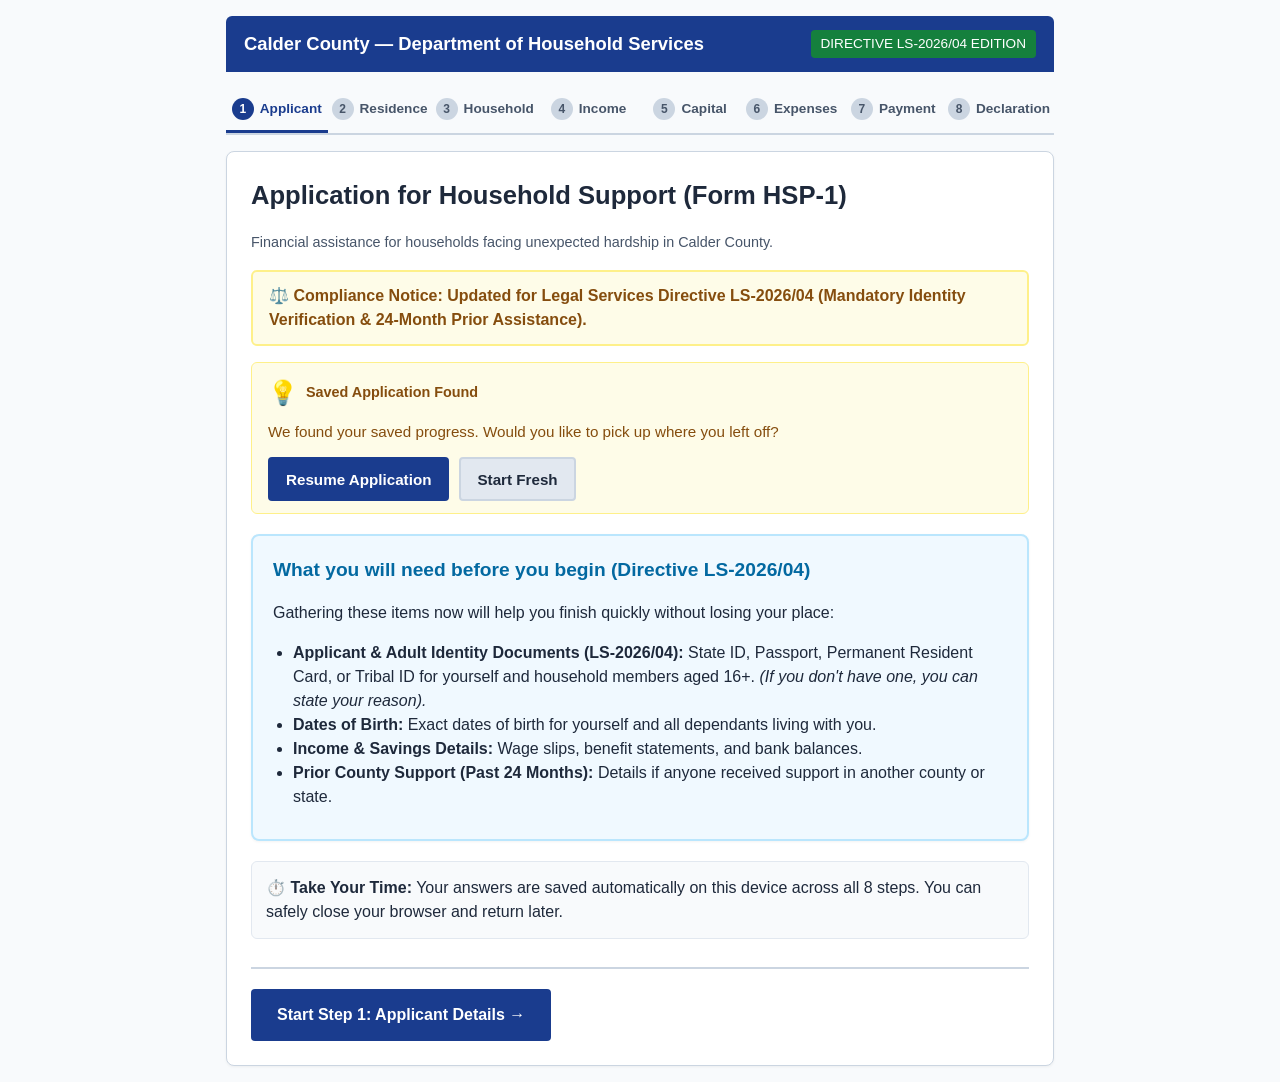
<file: index.html>
<!DOCTYPE html>
<html lang="en">
<head>
  <meta charset="utf-8">
  <meta name="viewport" content="width=device-width, initial-scale=1.0">
  <title>Application for Household Support | Form HSP-1 (Directive LS-2026/04 Edition)</title>
  <style>

:root {
  --primary-color: #1a3c8e;
  --primary-hover: #122b68;
  --primary-light: #eef3fc;
  --text-main: #1e293b;
  --text-muted: #475569;
  --bg-page: #f8fafc;
  --bg-card: #ffffff;
  --border-color: #cbd5e1;
  --border-focus: #0284c7;
  --error-red: #b91c1c;
  --error-red-bg: #fef2f2;
  --error-red-border: #f87171;
  --success-green: #15803d;
  --warning-yellow: #854d0e;
  --warning-bg: #fefce8;
  --warning-border: #fef08a;
  --min-touch-target: 44px;
}

*, *::before, *::after { box-sizing: border-box; }

body {
  font-family: -apple-system, BlinkMacSystemFont, "Segoe UI", Roboto, sans-serif;
  font-size: 16px;
  line-height: 1.5;
  color: var(--text-main);
  background: var(--bg-page);
  margin: 0;
  padding: 0;
}

:focus-visible {
  outline: 3px solid #000000 !important;
  outline-offset: 2px !important;
  box-shadow: 0 0 0 5px #ffdd00 !important;
}

.skip-link {
  position: absolute;
  top: -100px;
  left: 10px;
  background: #ffdd00;
  color: #000000;
  padding: 10px 16px;
  font-weight: bold;
  z-index: 9999;
  text-decoration: none;
  border-radius: 4px;
}
.skip-link:focus { top: 10px; }

.wrap { max-width: 860px; margin: 0 auto; padding: 16px; }

.hdr {
  background: var(--primary-color);
  color: #ffffff;
  padding: 14px 18px;
  border-radius: 6px 6px 0 0;
  display: flex;
  justify-content: space-between;
  align-items: center;
}
.hdr-title { font-size: 1.15rem; font-weight: bold; }
.hdr-badge { background: rgba(255,255,255,0.2); padding: 4px 10px; border-radius: 4px; font-size: 0.85rem; }

.progress-nav { margin: 16px 0; border-bottom: 2px solid var(--border-color); }
.progress-steps { display: flex; list-style: none; padding: 0; margin: 0; overflow-x: auto; }
.step-item { flex: 1; display: flex; align-items: center; justify-content: center; gap: 6px; padding: 10px 4px; font-size: 0.85rem; font-weight: bold; color: var(--text-muted); text-decoration: none; border-bottom: 3px solid transparent; white-space: nowrap; }
.step-item:hover, .step-item.active { color: var(--primary-color); border-bottom-color: var(--primary-color); }
.step-number { width: 22px; height: 22px; border-radius: 50%; background: #cbd5e1; color: #475569; display: inline-flex; align-items: center; justify-content: center; font-size: 0.75rem; }
.step-item.active .step-number { background: var(--primary-color); color: #ffffff; }

.save-banner {
  background-color: #eff6ff;
  border: 1px solid #bfdbfe;
  color: #1e40af;
  padding: 12px 16px;
  border-radius: 6px;
  margin: 16px 0;
  font-size: 0.9rem;
  display: flex;
  justify-content: space-between;
  align-items: center;
}

.error-summary {
  background-color: var(--error-red-bg);
  border: 4px solid var(--error-red-border);
  border-left-width: 8px;
  padding: 18px;
  border-radius: 6px;
  margin-bottom: 24px;
}
.error-summary-title { color: var(--error-red); font-size: 1.2rem; margin: 0 0 8px 0; }
.error-summary-list { margin: 0; padding-left: 20px; }
.error-summary-list a { color: var(--error-red); font-weight: bold; text-decoration: underline; }

.card {
  background: var(--bg-card);
  border: 1px solid var(--border-color);
  border-radius: 8px;
  padding: 24px;
  box-shadow: 0 1px 3px rgba(0,0,0,0.05);
}

h1 { font-size: 1.6rem; margin-top: 0; }
.hint { color: var(--text-muted); font-size: 0.9rem; margin-bottom: 16px; display: block; }
.req-star { color: var(--error-red); font-weight: bold; }
.label-optional { font-size: 0.85rem; color: var(--text-muted); font-weight: normal; }

.form-group { margin-bottom: 22px; }
.form-row { display: flex; gap: 16px; flex-wrap: wrap; }
.col-6 { flex: 1 1 calc(50% - 8px); min-width: 260px; }

label { display: block; font-weight: 600; margin-bottom: 6px; }

.form-control {
  width: 100%;
  min-height: var(--min-touch-target);
  padding: 10px 12px;
  font-size: 1rem;
  border: 2px solid var(--border-color);
  border-radius: 4px;
}
.form-control.has-error { border-color: var(--error-red); background-color: #fff8f8; }

.currency-wrapper { position: relative; display: flex; align-items: center; }
.currency-symbol { position: absolute; left: 12px; font-weight: bold; color: var(--text-muted); }
.currency-input { padding-left: 28px !important; }

.field-error { color: var(--error-red); font-weight: bold; font-size: 0.875rem; margin-top: 4px; display: block; }

fieldset {
  border: 1px solid var(--border-color);
  padding: 16px;
  border-radius: 6px;
  background: #fafafa;
  margin-bottom: 22px;
}
legend { font-weight: bold; padding: 0 6px; font-size: 1.05rem; }

.supervisor-badge {
  background-color: var(--warning-bg);
  border: 2px solid var(--warning-border);
  color: var(--warning-yellow);
  padding: 10px 14px;
  border-radius: 6px;
  font-size: 0.88rem;
  font-weight: 600;
  margin-top: 10px;
}

.radio-group, .checkbox-group { display: flex; flex-direction: column; gap: 10px; margin-top: 10px; }
.radio-label, .checkbox-label {
  display: flex;
  align-items: center;
  gap: 10px;
  background: #ffffff;
  padding: 10px 12px;
  border: 1px solid var(--border-color);
  border-radius: 4px;
  min-height: var(--min-touch-target);
  cursor: pointer;
}
.radio-label input, .checkbox-label input { width: 20px; height: 20px; accent-color: var(--primary-color); }

.nav-actions {
  display: flex;
  justify-content: space-between;
  align-items: center;
  margin-top: 28px;
  padding-top: 20px;
  border-top: 2px solid var(--border-color);
  gap: 12px;
  flex-wrap: wrap;
}

.btn {
  display: inline-flex;
  align-items: center;
  justify-content: center;
  min-height: var(--min-touch-target);
  padding: 12px 24px;
  font-size: 1rem;
  font-weight: bold;
  border-radius: 4px;
  border: 2px solid transparent;
  cursor: pointer;
  text-decoration: none;
}
.btn-primary { background: var(--primary-color); color: #ffffff; }
.btn-primary:hover { background: var(--primary-hover); }
.btn-secondary { background: #e2e8f0; color: var(--text-main); border-color: #cbd5e1; }
.btn-outline { background: transparent; border-color: var(--primary-color); color: var(--primary-color); }
.btn-submit { background: var(--success-green); color: #ffffff; }

@media (max-width: 600px) {
  .col-6 { flex: 1 1 100%; }
  .nav-actions { flex-direction: column; align-items: stretch; }
}

</style>
</head>
<body>
  <a href="#main-content" class="skip-link">Skip to main content</a>
  <div class="wrap">
    <header class="hdr" role="banner">
      <div class="hdr-title">Calder County — Department of Household Services</div>
      <div class="hdr-badge" style="background:#15803d;">DIRECTIVE LS-2026/04 EDITION</div>
    </header>

    <!-- Day 2 All 8 Steps Navigation Bar -->
    <nav class="progress-nav" aria-label="Application Steps">
      <div class="progress-steps">
        <a href="page-1.html" class="step-item active"><span class="step-number">1</span> Applicant</a>
        <a href="page-2.html" class="step-item"><span class="step-number">2</span> Residence</a>
        <a href="page-3.html" class="step-item"><span class="step-number">3</span> Household</a>
        <a href="page-4.html" class="step-item"><span class="step-number">4</span> Income</a>
        <a href="page-5.html" class="step-item"><span class="step-number">5</span> Capital</a>
        <a href="page-6.html" class="step-item"><span class="step-number">6</span> Expenses</a>
        <a href="page-7.html" class="step-item"><span class="step-number">7</span> Payment</a>
        <a href="page-8.html" class="step-item"><span class="step-number">8</span> Declaration</a>
      </div>
    </nav>

    <main id="main-content" tabindex="-1" role="main">
      <div class="card">
        <h1>Application for Household Support (Form HSP-1)</h1>
        <p class="hint">Financial assistance for households facing unexpected hardship in Calder County.</p>

        <div style="background:#fefce8; border:2px solid #fef08a; color:#854d0e; padding:12px 16px; border-radius:6px; margin-bottom:16px; font-weight:bold;">
          ⚖️ Compliance Notice: Updated for Legal Services Directive LS-2026/04 (Mandatory Identity Verification & 24-Month Prior Assistance).
        </div>

        <div id="resume-prompt" class="save-banner" style="background:#fefce8; border-color:#fef08a; color:#854d0e; flex-direction:column; align-items:flex-start; gap:10px;" hidden>
          <div style="display:flex; align-items:center; gap:8px;">
            <span style="font-size:1.5rem;" aria-hidden="true">💡</span>
            <strong>Saved Application Found</strong>
          </div>
          <p style="margin:0; font-size:0.95rem;">We found your saved progress. Would you like to pick up where you left off?</p>
          <div style="display:flex; gap:10px; margin-top:4px;">
            <button type="button" id="btn-resume" class="btn btn-primary" style="padding:8px 16px; font-size:0.95rem;">Resume Application</button>
            <button type="button" id="btn-clear" class="btn btn-secondary" style="padding:8px 16px; font-size:0.95rem;">Start Fresh</button>
          </div>
        </div>

        <div class="card" style="background:#f0f9ff; border:2px solid #bae6fd; margin:20px 0; padding:20px;">
          <h2 style="font-size:1.2rem; color:#0369a1; margin-top:0;">What you will need before you begin (Directive LS-2026/04)</h2>
          <p>Gathering these items now will help you finish quickly without losing your place:</p>
          <ul style="padding-left:20px; margin:10px 0;">
            <li><strong>Applicant & Adult Identity Documents (LS-2026/04):</strong> State ID, Passport, Permanent Resident Card, or Tribal ID for yourself and household members aged 16+. <em>(If you don't have one, you can state your reason).</em></li>
            <li><strong>Dates of Birth:</strong> Exact dates of birth for yourself and all dependants living with you.</li>
            <li><strong>Income & Savings Details:</strong> Wage slips, benefit statements, and bank balances.</li>
            <li><strong>Prior County Support (Past 24 Months):</strong> Details if anyone received support in another county or state.</li>
          </ul>
        </div>

        <div style="margin: 20px 0; padding: 14px; background: #f8fafc; border-radius: 6px; border: 1px solid #e2e8f0;">
          <strong>⏱️ Take Your Time:</strong> Your answers are saved automatically on this device across all 8 steps. You can safely close your browser and return later.
        </div>

        <div class="nav-actions">
          <a href="page-1.html" class="btn btn-primary">Start Step 1: Applicant Details →</a>
        </div>
      </div>
    </main>
  </div>

  <script src="storage.js"></script>
  <script>
    window.addEventListener('DOMContentLoaded', () => {
      const draft = HSPStorage.loadDraft();
      if (draft && draft.data && Object.keys(draft.data).length > 0) {
        document.getElementById('resume-prompt').hidden = false;
      }
    });
    document.getElementById('btn-resume')?.addEventListener('click', () => { window.location.href = 'page-1.html'; });
    document.getElementById('btn-clear')?.addEventListener('click', () => { HSPStorage.clearDraft(); document.getElementById('resume-prompt').hidden = true; });
  </script>
</body>
</html>
</file>
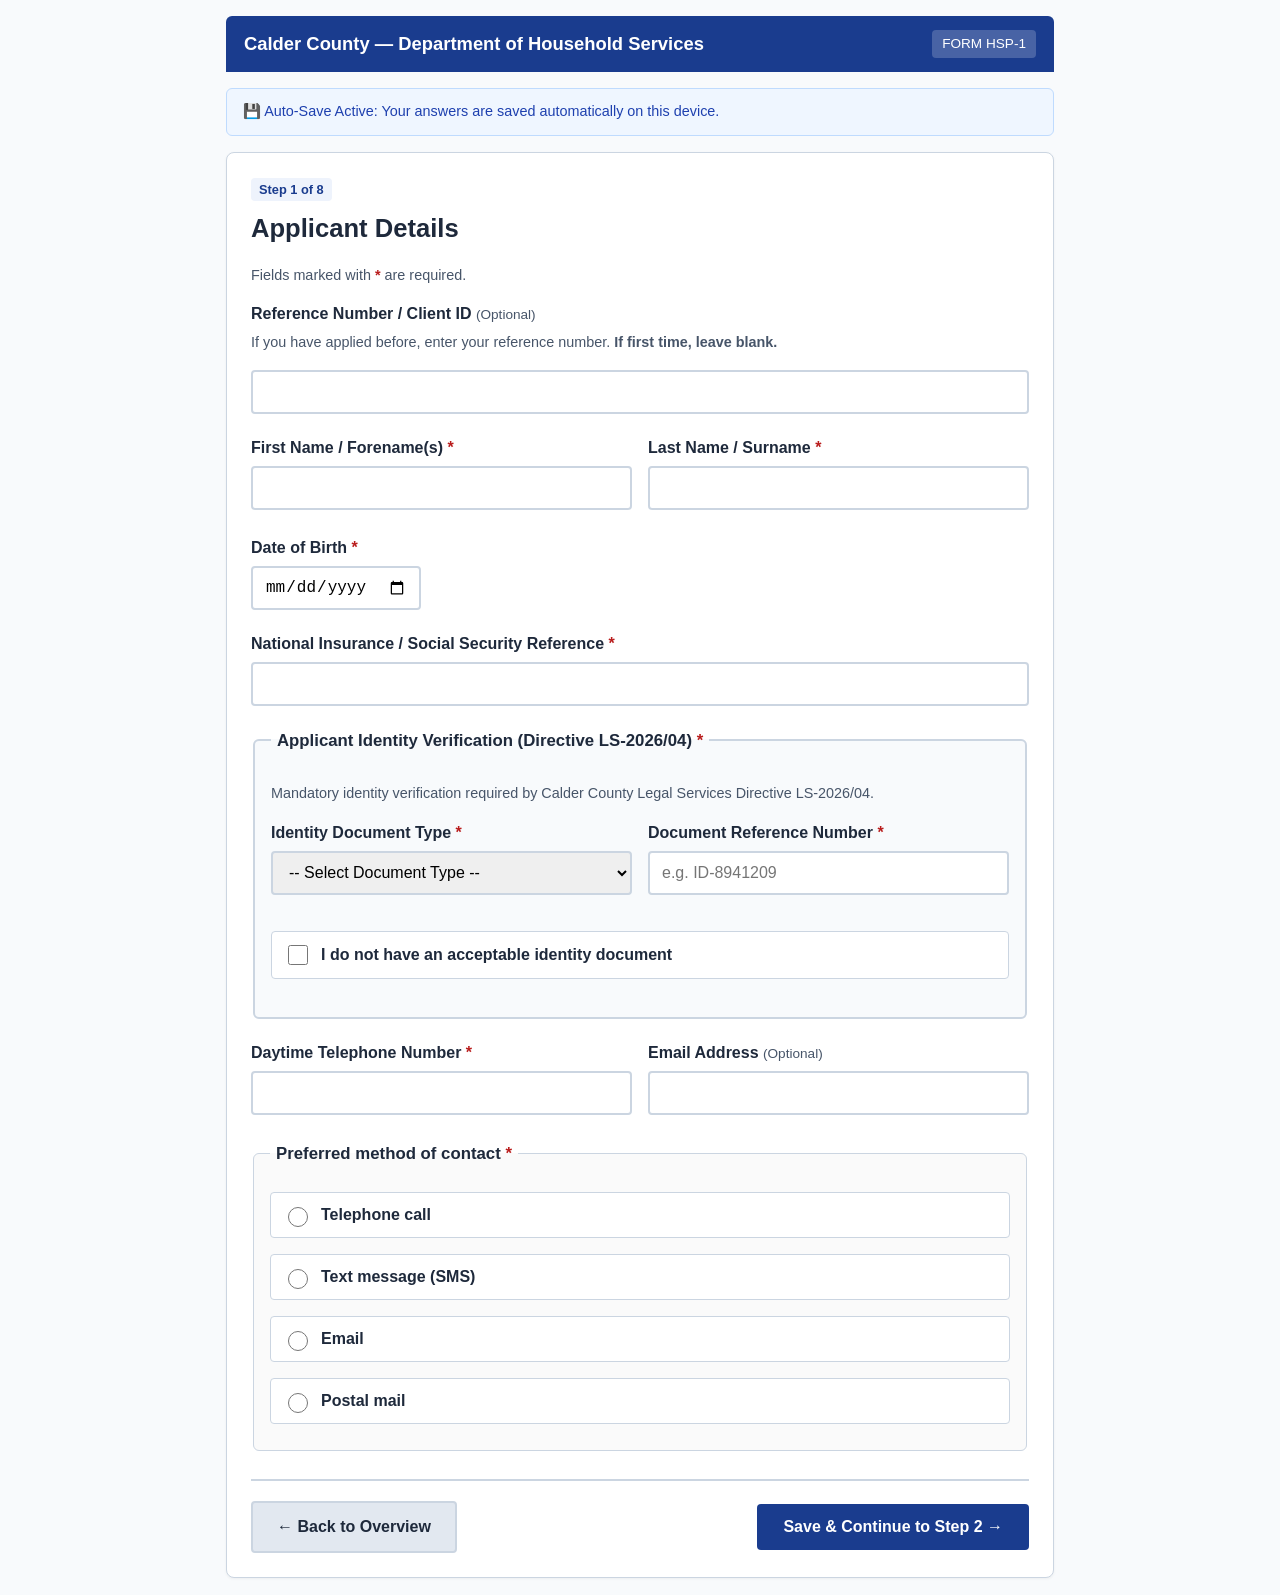
<file: page-1.html>
<!DOCTYPE html>
<html lang="en">
<head>
  <meta charset="utf-8">
  <meta name="viewport" content="width=device-width, initial-scale=1.0">
  <title>Step 1: Applicant Details | Form HSP-1 (LS-2026/04)</title>
  <style>

:root {
  --primary-color: #1a3c8e;
  --primary-hover: #122b68;
  --primary-light: #eef3fc;
  --text-main: #1e293b;
  --text-muted: #475569;
  --bg-page: #f8fafc;
  --bg-card: #ffffff;
  --border-color: #cbd5e1;
  --border-focus: #0284c7;
  --error-red: #b91c1c;
  --error-red-bg: #fef2f2;
  --error-red-border: #f87171;
  --success-green: #15803d;
  --warning-yellow: #854d0e;
  --warning-bg: #fefce8;
  --warning-border: #fef08a;
  --min-touch-target: 44px;
}

*, *::before, *::after { box-sizing: border-box; }

body {
  font-family: -apple-system, BlinkMacSystemFont, "Segoe UI", Roboto, sans-serif;
  font-size: 16px;
  line-height: 1.5;
  color: var(--text-main);
  background: var(--bg-page);
  margin: 0;
  padding: 0;
}

:focus-visible {
  outline: 3px solid #000000 !important;
  outline-offset: 2px !important;
  box-shadow: 0 0 0 5px #ffdd00 !important;
}

.skip-link {
  position: absolute;
  top: -100px;
  left: 10px;
  background: #ffdd00;
  color: #000000;
  padding: 10px 16px;
  font-weight: bold;
  z-index: 9999;
  text-decoration: none;
  border-radius: 4px;
}
.skip-link:focus { top: 10px; }

.wrap { max-width: 860px; margin: 0 auto; padding: 16px; }

.hdr {
  background: var(--primary-color);
  color: #ffffff;
  padding: 14px 18px;
  border-radius: 6px 6px 0 0;
  display: flex;
  justify-content: space-between;
  align-items: center;
}
.hdr-title { font-size: 1.15rem; font-weight: bold; }
.hdr-badge { background: rgba(255,255,255,0.2); padding: 4px 10px; border-radius: 4px; font-size: 0.85rem; }

.progress-nav { margin: 16px 0; border-bottom: 2px solid var(--border-color); }
.progress-steps { display: flex; list-style: none; padding: 0; margin: 0; overflow-x: auto; }
.step-item { flex: 1; display: flex; align-items: center; justify-content: center; gap: 6px; padding: 10px 4px; font-size: 0.85rem; font-weight: bold; color: var(--text-muted); text-decoration: none; border-bottom: 3px solid transparent; white-space: nowrap; }
.step-item:hover, .step-item.active { color: var(--primary-color); border-bottom-color: var(--primary-color); }
.step-number { width: 22px; height: 22px; border-radius: 50%; background: #cbd5e1; color: #475569; display: inline-flex; align-items: center; justify-content: center; font-size: 0.75rem; }
.step-item.active .step-number { background: var(--primary-color); color: #ffffff; }

.save-banner {
  background-color: #eff6ff;
  border: 1px solid #bfdbfe;
  color: #1e40af;
  padding: 12px 16px;
  border-radius: 6px;
  margin: 16px 0;
  font-size: 0.9rem;
  display: flex;
  justify-content: space-between;
  align-items: center;
}

.error-summary {
  background-color: var(--error-red-bg);
  border: 4px solid var(--error-red-border);
  border-left-width: 8px;
  padding: 18px;
  border-radius: 6px;
  margin-bottom: 24px;
}
.error-summary-title { color: var(--error-red); font-size: 1.2rem; margin: 0 0 8px 0; }
.error-summary-list { margin: 0; padding-left: 20px; }
.error-summary-list a { color: var(--error-red); font-weight: bold; text-decoration: underline; }

.card {
  background: var(--bg-card);
  border: 1px solid var(--border-color);
  border-radius: 8px;
  padding: 24px;
  box-shadow: 0 1px 3px rgba(0,0,0,0.05);
}

h1 { font-size: 1.6rem; margin-top: 0; }
.hint { color: var(--text-muted); font-size: 0.9rem; margin-bottom: 16px; display: block; }
.req-star { color: var(--error-red); font-weight: bold; }
.label-optional { font-size: 0.85rem; color: var(--text-muted); font-weight: normal; }

.form-group { margin-bottom: 22px; }
.form-row { display: flex; gap: 16px; flex-wrap: wrap; }
.col-6 { flex: 1 1 calc(50% - 8px); min-width: 260px; }

label { display: block; font-weight: 600; margin-bottom: 6px; }

.form-control {
  width: 100%;
  min-height: var(--min-touch-target);
  padding: 10px 12px;
  font-size: 1rem;
  border: 2px solid var(--border-color);
  border-radius: 4px;
}
.form-control.has-error { border-color: var(--error-red); background-color: #fff8f8; }

.currency-wrapper { position: relative; display: flex; align-items: center; }
.currency-symbol { position: absolute; left: 12px; font-weight: bold; color: var(--text-muted); }
.currency-input { padding-left: 28px !important; }

.field-error { color: var(--error-red); font-weight: bold; font-size: 0.875rem; margin-top: 4px; display: block; }

fieldset {
  border: 1px solid var(--border-color);
  padding: 16px;
  border-radius: 6px;
  background: #fafafa;
  margin-bottom: 22px;
}
legend { font-weight: bold; padding: 0 6px; font-size: 1.05rem; }

.supervisor-badge {
  background-color: var(--warning-bg);
  border: 2px solid var(--warning-border);
  color: var(--warning-yellow);
  padding: 10px 14px;
  border-radius: 6px;
  font-size: 0.88rem;
  font-weight: 600;
  margin-top: 10px;
}

.radio-group, .checkbox-group { display: flex; flex-direction: column; gap: 10px; margin-top: 10px; }
.radio-label, .checkbox-label {
  display: flex;
  align-items: center;
  gap: 10px;
  background: #ffffff;
  padding: 10px 12px;
  border: 1px solid var(--border-color);
  border-radius: 4px;
  min-height: var(--min-touch-target);
  cursor: pointer;
}
.radio-label input, .checkbox-label input { width: 20px; height: 20px; accent-color: var(--primary-color); }

.nav-actions {
  display: flex;
  justify-content: space-between;
  align-items: center;
  margin-top: 28px;
  padding-top: 20px;
  border-top: 2px solid var(--border-color);
  gap: 12px;
  flex-wrap: wrap;
}

.btn {
  display: inline-flex;
  align-items: center;
  justify-content: center;
  min-height: var(--min-touch-target);
  padding: 12px 24px;
  font-size: 1rem;
  font-weight: bold;
  border-radius: 4px;
  border: 2px solid transparent;
  cursor: pointer;
  text-decoration: none;
}
.btn-primary { background: var(--primary-color); color: #ffffff; }
.btn-primary:hover { background: var(--primary-hover); }
.btn-secondary { background: #e2e8f0; color: var(--text-main); border-color: #cbd5e1; }
.btn-outline { background: transparent; border-color: var(--primary-color); color: var(--primary-color); }
.btn-submit { background: var(--success-green); color: #ffffff; }

@media (max-width: 600px) {
  .col-6 { flex: 1 1 100%; }
  .nav-actions { flex-direction: column; align-items: stretch; }
}

</style>
</head>
<body>
  <a href="#main-content" class="skip-link">Skip to main content</a>
  <div class="wrap">
    <header class="hdr" role="banner">
      <div class="hdr-title">Calder County — Department of Household Services</div>
      <div class="hdr-badge">FORM HSP-1</div>
    </header>

    <div class="save-banner" role="status" aria-live="polite">
      <span id="save-status-text">💾 Auto-Save Active: Your answers are saved automatically on this device.</span>
    </div>

    <main id="main-content" tabindex="-1" role="main">
      <div id="error-summary" class="error-summary" role="alert" aria-labelledby="error-summary-title" tabindex="-1" hidden>
        <h2 id="error-summary-title" class="error-summary-title">There is a problem with your applicant details</h2>
        <ul id="error-summary-list"></ul>
      </div>

      <div class="card">
        <span style="background:#eef3fc; color:#1a3c8e; font-weight:bold; font-size:0.8rem; padding:4px 8px; border-radius:4px;">Step 1 of 8</span>
        <h1 style="margin-top:8px;">Applicant Details</h1>
        <p class="hint">Fields marked with <span class="req-star">*</span> are required.</p>

        <form id="form-step-1" novalidate>
          <div class="form-group">
            <label for="client_id">Reference Number / Client ID <span class="label-optional">(Optional)</span></label>
            <span class="hint">If you have applied before, enter your reference number. <strong>If first time, leave blank.</strong></span>
            <input type="text" id="client_id" name="client_id" class="form-control" autocomplete="off">
          </div>

          <div class="form-row">
            <div class="form-group col-6">
              <label for="forenames">First Name / Forename(s) <span class="req-star">*</span></label>
              <input type="text" id="forenames" name="forenames" class="form-control" aria-required="true" autocomplete="given-name">
              <span id="forenames-error" class="field-error"></span>
            </div>
            <div class="form-group col-6">
              <label for="surname">Last Name / Surname <span class="req-star">*</span></label>
              <input type="text" id="surname" name="surname" class="form-control" aria-required="true" autocomplete="family-name">
              <span id="surname-error" class="field-error"></span>
            </div>
          </div>

          <div class="form-group">
            <label for="dob">Date of Birth <span class="req-star">*</span></label>
            <input type="date" id="dob" name="dob" class="form-control" style="width:auto;" aria-required="true">
            <span id="dob-error" class="field-error"></span>
          </div>

          <div class="form-group">
            <label for="ssn">National Insurance / Social Security Reference <span class="req-star">*</span></label>
            <input type="text" id="ssn" name="ssn" class="form-control" aria-required="true">
            <span id="ssn-error" class="field-error"></span>
          </div>

          <fieldset class="form-group" style="background:#f8fafc; border:2px solid #cbd5e1;">
            <legend>Applicant Identity Verification (Directive LS-2026/04) <span class="req-star">*</span></legend>
            <p class="hint">Mandatory identity verification required by Calder County Legal Services Directive LS-2026/04.</p>

            <div id="applicant-doc-fields">
              <div class="form-row">
                <div class="form-group col-6">
                  <label for="applicant_doc_type">Identity Document Type <span class="req-star">*</span></label>
                  <select id="applicant_doc_type" name="applicant_doc_type" class="form-control">
                    <option value="">-- Select Document Type --</option>
                    <option value="State ID">State ID</option>
                    <option value="Passport">Passport</option>
                    <option value="Permanent Resident Card">Permanent Resident Card</option>
                    <option value="Tribal ID">Tribal ID</option>
                    <option value="Other">Other Official Identity Document</option>
                  </select>
                  <span id="applicant_doc_type-error" class="field-error"></span>
                </div>

                <div class="form-group col-6">
                  <label for="applicant_doc_ref">Document Reference Number <span class="req-star">*</span></label>
                  <input type="text" id="applicant_doc_ref" name="applicant_doc_ref" class="form-control" placeholder="e.g. ID-8941209">
                  <span id="applicant_doc_ref-error" class="field-error"></span>
                </div>
              </div>
            </div>

            <div class="form-group" style="margin-top:10px;">
              <label class="checkbox-label">
                <input type="checkbox" id="applicant_no_doc" name="applicant_no_doc">
                <span>I do not have an acceptable identity document</span>
              </label>
            </div>

            <div id="applicant-no-doc-reason-group" class="form-group" hidden>
              <label for="applicant_no_doc_reason">Reason for no acceptable identity document <span class="req-star">*</span></label>
              <textarea id="applicant_no_doc_reason" name="applicant_no_doc_reason" class="form-control" rows="2" placeholder="Please state why an acceptable document is not available..."></textarea>
              <span id="applicant_no_doc_reason-error" class="field-error"></span>

              <div class="supervisor-badge">
                ⚠️ <strong>Supervisor Referral Flagged:</strong> Your case will be referred for administrative verification review.
              </div>
            </div>
          </fieldset>

          <div class="form-row">
            <div class="form-group col-6">
              <label for="phone">Daytime Telephone Number <span class="req-star">*</span></label>
              <input type="tel" id="phone" name="phone" class="form-control" aria-required="true" autocomplete="tel">
              <span id="phone-error" class="field-error"></span>
            </div>
            <div class="form-group col-6">
              <label for="email">Email Address <span class="label-optional">(Optional)</span></label>
              <input type="email" id="email" name="email" class="form-control" autocomplete="email">
            </div>
          </div>

          <fieldset class="form-group">
            <legend>Preferred method of contact <span class="req-star">*</span></legend>
            <div class="radio-group">
              <label class="radio-label"><input type="radio" name="contact_pref" value="Telephone" aria-required="true"> <span>Telephone call</span></label>
              <label class="radio-label"><input type="radio" name="contact_pref" value="SMS" aria-required="true"> <span>Text message (SMS)</span></label>
              <label class="radio-label"><input type="radio" name="contact_pref" value="Email" aria-required="true"> <span>Email</span></label>
              <label class="radio-label"><input type="radio" name="contact_pref" value="Post" aria-required="true"> <span>Postal mail</span></label>
            </div>
            <span id="contact_pref-error" class="field-error"></span>
          </fieldset>

          <div class="nav-actions">
            <a href="index.html" class="btn btn-secondary">← Back to Overview</a>
            <button type="submit" class="btn btn-primary">Save & Continue to Step 2 →</button>
          </div>
        </form>
      </div>
    </main>
  </div>

  <script src="storage.js"></script>
  <script src="accessibility.js"></script>
  <script>
    const noDocChk = document.getElementById('applicant_no_doc');
    const docFields = document.getElementById('applicant-doc-fields');
    const reasonGroup = document.getElementById('applicant-no-doc-reason-group');

    noDocChk.addEventListener('change', (e) => {
      const checked = e.target.checked;
      docFields.hidden = checked;
      reasonGroup.hidden = !checked;
    });

    document.addEventListener('input', saveDraft);
    document.addEventListener('change', saveDraft);
    function saveDraft() {
      const data = new FormData(document.getElementById('form-step-1'));
      const obj = {};
      data.forEach((val, key) => obj[key] = val);
      obj['applicant_no_doc'] = noDocChk.checked ? 'true' : 'false';
      obj['applicant_supervisor_referral'] = noDocChk.checked ? 'true' : 'false';
      HSPStorage.saveDraft(obj);
    }

    window.addEventListener('DOMContentLoaded', () => {
      const draft = HSPStorage.loadDraft();
      if (!draft || !draft.data) return;
      const master = draft.data;
      Object.keys(master).forEach(key => {
        const input = document.querySelector(`[name="${key}"]`);
        if (input) {
          if (input.type === 'radio') {
            const r = document.querySelector(`[name="${key}"][value="${master[key]}"]`);
            if (r) r.checked = true;
          } else if (input.type === 'checkbox') {
            input.checked = master[key] === 'true' || master[key] === true;
          } else { input.value = master[key]; }
        }
      });
      if (master.applicant_no_doc === 'true' || master.applicant_no_doc === true) {
        noDocChk.checked = true;
        docFields.hidden = true;
        reasonGroup.hidden = false;
      }
    });

    document.getElementById('form-step-1').addEventListener('submit', (e) => {
      e.preventDefault();
      const errors = [];
      const forenames = document.getElementById('forenames').value.trim();
      const surname = document.getElementById('surname').value.trim();
      const dob = document.getElementById('dob').value;
      const ssn = document.getElementById('ssn').value.trim();
      const phone = document.getElementById('phone').value.trim();
      const contactPref = document.querySelector('input[name="contact_pref"]:checked');

      if (!forenames) errors.push({ fieldId: 'forenames', fieldLabel: 'First Name', message: 'Enter your first name.' });
      if (!surname) errors.push({ fieldId: 'surname', fieldLabel: 'Last Name', message: 'Enter your last name.' });
      if (!dob) errors.push({ fieldId: 'dob', fieldLabel: 'Date of Birth', message: 'Enter your date of birth.' });
      if (!ssn) errors.push({ fieldId: 'ssn', fieldLabel: 'Social Security / NI Reference', message: 'Enter your reference number.' });

      if (noDocChk.checked) {
        const reason = document.getElementById('applicant_no_doc_reason').value.trim();
        if (!reason) errors.push({ fieldId: 'applicant_no_doc_reason', fieldLabel: 'Identity Document Reason', message: 'State the reason why no acceptable document is available.' });
      } else {
        const docType = document.getElementById('applicant_doc_type').value;
        const docRef = document.getElementById('applicant_doc_ref').value.trim();
        if (!docType) errors.push({ fieldId: 'applicant_doc_type', fieldLabel: 'Identity Document Type', message: 'Select document type.' });
        if (!docRef) errors.push({ fieldId: 'applicant_doc_ref', fieldLabel: 'Document Reference Number', message: 'Enter document reference number.' });
      }

      if (!phone) errors.push({ fieldId: 'phone', fieldLabel: 'Telephone', message: 'Enter daytime telephone.' });
      if (!contactPref) errors.push({ fieldId: 'contact_pref-error', fieldLabel: 'Contact Preference', message: 'Select preferred contact method.' });

      if (errors.length > 0) {
        HSPAccessibility.showErrorSummary(errors);
      } else {
        saveDraft();
        window.location.href = 'page-2.html';
      }
    });
  </script>
</body>
</html>
</file>
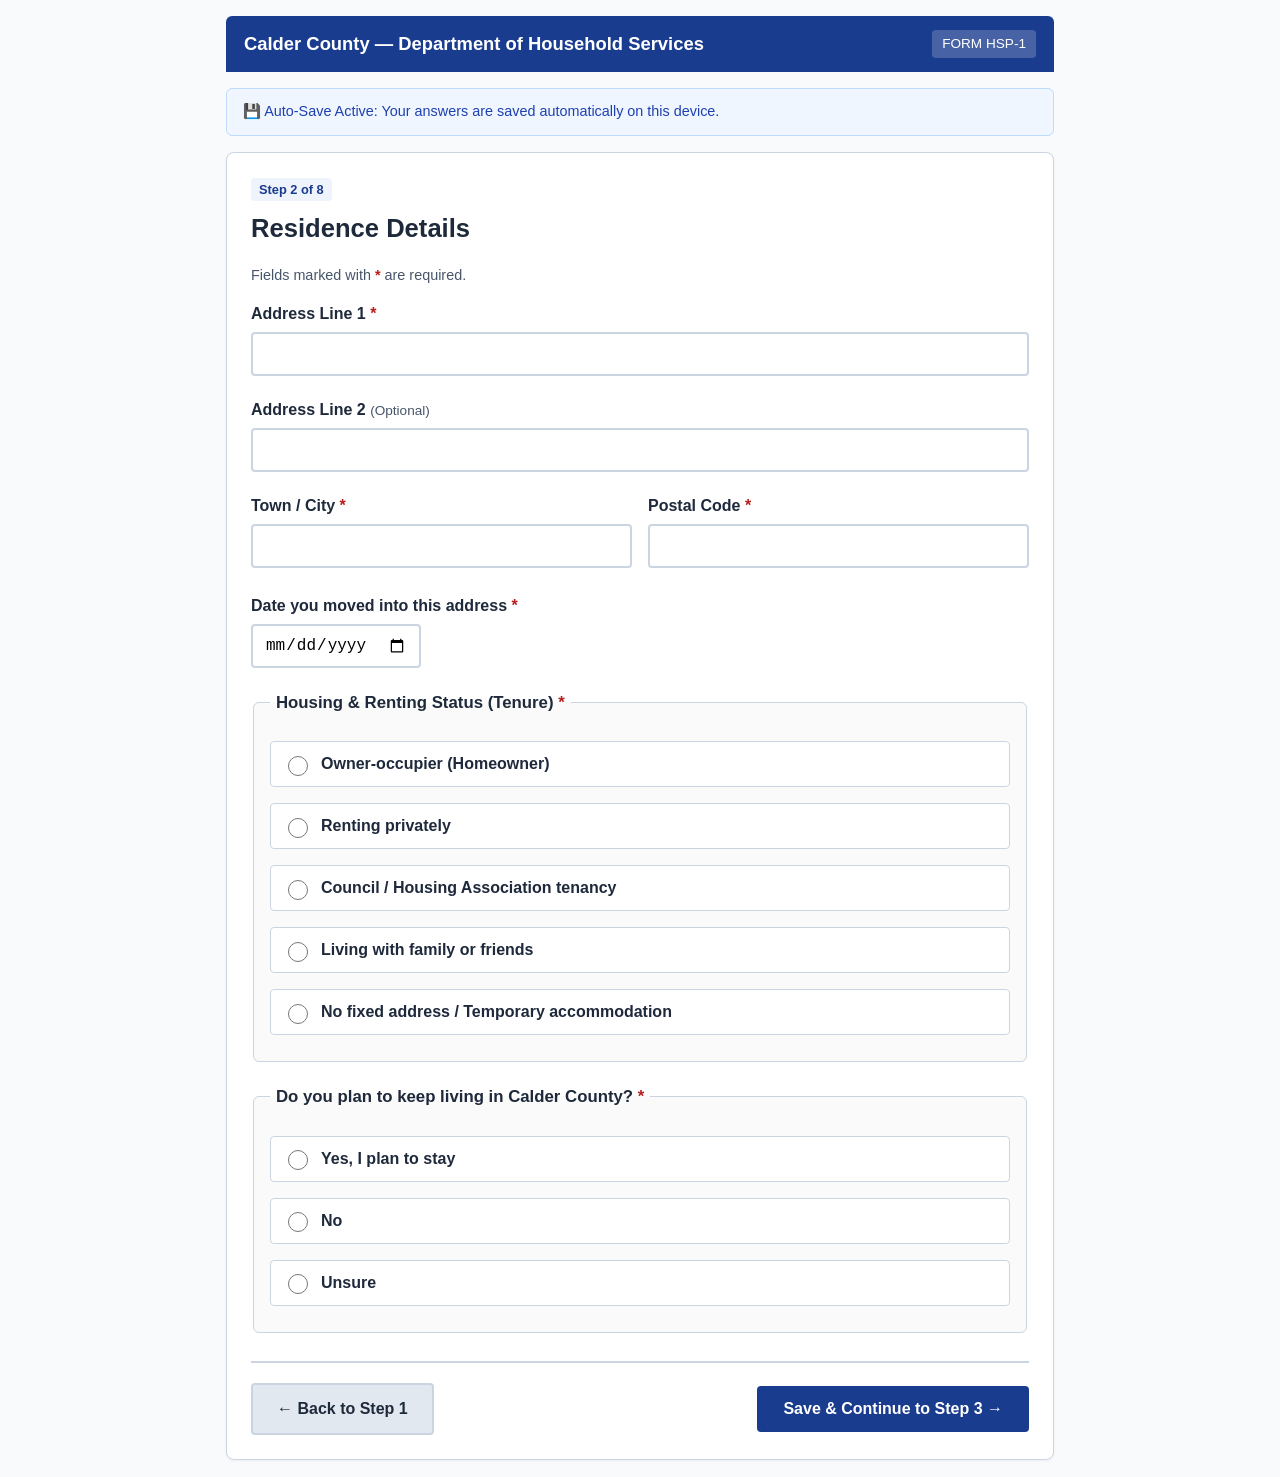
<file: page-2.html>
<!DOCTYPE html>
<html lang="en">
<head>
  <meta charset="utf-8">
  <meta name="viewport" content="width=device-width, initial-scale=1.0">
  <title>Step 2: Residence Details | Form HSP-1</title>
  <style>

:root {
  --primary-color: #1a3c8e;
  --primary-hover: #122b68;
  --primary-light: #eef3fc;
  --text-main: #1e293b;
  --text-muted: #475569;
  --bg-page: #f8fafc;
  --bg-card: #ffffff;
  --border-color: #cbd5e1;
  --border-focus: #0284c7;
  --error-red: #b91c1c;
  --error-red-bg: #fef2f2;
  --error-red-border: #f87171;
  --success-green: #15803d;
  --warning-yellow: #854d0e;
  --warning-bg: #fefce8;
  --warning-border: #fef08a;
  --min-touch-target: 44px;
}

*, *::before, *::after { box-sizing: border-box; }

body {
  font-family: -apple-system, BlinkMacSystemFont, "Segoe UI", Roboto, sans-serif;
  font-size: 16px;
  line-height: 1.5;
  color: var(--text-main);
  background: var(--bg-page);
  margin: 0;
  padding: 0;
}

:focus-visible {
  outline: 3px solid #000000 !important;
  outline-offset: 2px !important;
  box-shadow: 0 0 0 5px #ffdd00 !important;
}

.skip-link {
  position: absolute;
  top: -100px;
  left: 10px;
  background: #ffdd00;
  color: #000000;
  padding: 10px 16px;
  font-weight: bold;
  z-index: 9999;
  text-decoration: none;
  border-radius: 4px;
}
.skip-link:focus { top: 10px; }

.wrap { max-width: 860px; margin: 0 auto; padding: 16px; }

.hdr {
  background: var(--primary-color);
  color: #ffffff;
  padding: 14px 18px;
  border-radius: 6px 6px 0 0;
  display: flex;
  justify-content: space-between;
  align-items: center;
}
.hdr-title { font-size: 1.15rem; font-weight: bold; }
.hdr-badge { background: rgba(255,255,255,0.2); padding: 4px 10px; border-radius: 4px; font-size: 0.85rem; }

.progress-nav { margin: 16px 0; border-bottom: 2px solid var(--border-color); }
.progress-steps { display: flex; list-style: none; padding: 0; margin: 0; overflow-x: auto; }
.step-item { flex: 1; display: flex; align-items: center; justify-content: center; gap: 6px; padding: 10px 4px; font-size: 0.85rem; font-weight: bold; color: var(--text-muted); text-decoration: none; border-bottom: 3px solid transparent; white-space: nowrap; }
.step-item:hover, .step-item.active { color: var(--primary-color); border-bottom-color: var(--primary-color); }
.step-number { width: 22px; height: 22px; border-radius: 50%; background: #cbd5e1; color: #475569; display: inline-flex; align-items: center; justify-content: center; font-size: 0.75rem; }
.step-item.active .step-number { background: var(--primary-color); color: #ffffff; }

.save-banner {
  background-color: #eff6ff;
  border: 1px solid #bfdbfe;
  color: #1e40af;
  padding: 12px 16px;
  border-radius: 6px;
  margin: 16px 0;
  font-size: 0.9rem;
  display: flex;
  justify-content: space-between;
  align-items: center;
}

.error-summary {
  background-color: var(--error-red-bg);
  border: 4px solid var(--error-red-border);
  border-left-width: 8px;
  padding: 18px;
  border-radius: 6px;
  margin-bottom: 24px;
}
.error-summary-title { color: var(--error-red); font-size: 1.2rem; margin: 0 0 8px 0; }
.error-summary-list { margin: 0; padding-left: 20px; }
.error-summary-list a { color: var(--error-red); font-weight: bold; text-decoration: underline; }

.card {
  background: var(--bg-card);
  border: 1px solid var(--border-color);
  border-radius: 8px;
  padding: 24px;
  box-shadow: 0 1px 3px rgba(0,0,0,0.05);
}

h1 { font-size: 1.6rem; margin-top: 0; }
.hint { color: var(--text-muted); font-size: 0.9rem; margin-bottom: 16px; display: block; }
.req-star { color: var(--error-red); font-weight: bold; }
.label-optional { font-size: 0.85rem; color: var(--text-muted); font-weight: normal; }

.form-group { margin-bottom: 22px; }
.form-row { display: flex; gap: 16px; flex-wrap: wrap; }
.col-6 { flex: 1 1 calc(50% - 8px); min-width: 260px; }

label { display: block; font-weight: 600; margin-bottom: 6px; }

.form-control {
  width: 100%;
  min-height: var(--min-touch-target);
  padding: 10px 12px;
  font-size: 1rem;
  border: 2px solid var(--border-color);
  border-radius: 4px;
}
.form-control.has-error { border-color: var(--error-red); background-color: #fff8f8; }

.currency-wrapper { position: relative; display: flex; align-items: center; }
.currency-symbol { position: absolute; left: 12px; font-weight: bold; color: var(--text-muted); }
.currency-input { padding-left: 28px !important; }

.field-error { color: var(--error-red); font-weight: bold; font-size: 0.875rem; margin-top: 4px; display: block; }

fieldset {
  border: 1px solid var(--border-color);
  padding: 16px;
  border-radius: 6px;
  background: #fafafa;
  margin-bottom: 22px;
}
legend { font-weight: bold; padding: 0 6px; font-size: 1.05rem; }

.supervisor-badge {
  background-color: var(--warning-bg);
  border: 2px solid var(--warning-border);
  color: var(--warning-yellow);
  padding: 10px 14px;
  border-radius: 6px;
  font-size: 0.88rem;
  font-weight: 600;
  margin-top: 10px;
}

.radio-group, .checkbox-group { display: flex; flex-direction: column; gap: 10px; margin-top: 10px; }
.radio-label, .checkbox-label {
  display: flex;
  align-items: center;
  gap: 10px;
  background: #ffffff;
  padding: 10px 12px;
  border: 1px solid var(--border-color);
  border-radius: 4px;
  min-height: var(--min-touch-target);
  cursor: pointer;
}
.radio-label input, .checkbox-label input { width: 20px; height: 20px; accent-color: var(--primary-color); }

.nav-actions {
  display: flex;
  justify-content: space-between;
  align-items: center;
  margin-top: 28px;
  padding-top: 20px;
  border-top: 2px solid var(--border-color);
  gap: 12px;
  flex-wrap: wrap;
}

.btn {
  display: inline-flex;
  align-items: center;
  justify-content: center;
  min-height: var(--min-touch-target);
  padding: 12px 24px;
  font-size: 1rem;
  font-weight: bold;
  border-radius: 4px;
  border: 2px solid transparent;
  cursor: pointer;
  text-decoration: none;
}
.btn-primary { background: var(--primary-color); color: #ffffff; }
.btn-primary:hover { background: var(--primary-hover); }
.btn-secondary { background: #e2e8f0; color: var(--text-main); border-color: #cbd5e1; }
.btn-outline { background: transparent; border-color: var(--primary-color); color: var(--primary-color); }
.btn-submit { background: var(--success-green); color: #ffffff; }

@media (max-width: 600px) {
  .col-6 { flex: 1 1 100%; }
  .nav-actions { flex-direction: column; align-items: stretch; }
}

</style>
</head>
<body>
  <a href="#main-content" class="skip-link">Skip to main content</a>
  <div class="wrap">
    <header class="hdr" role="banner">
      <div class="hdr-title">Calder County — Department of Household Services</div>
      <div class="hdr-badge">FORM HSP-1</div>
    </header>

    <div class="save-banner" role="status" aria-live="polite">
      <span id="save-status-text">💾 Auto-Save Active: Your answers are saved automatically on this device.</span>
    </div>

    <main id="main-content" tabindex="-1" role="main">
      <div id="error-summary" class="error-summary" role="alert" aria-labelledby="error-summary-title" tabindex="-1" hidden>
        <h2 id="error-summary-title" class="error-summary-title">There is a problem with your address details</h2>
        <ul id="error-summary-list"></ul>
      </div>

      <div class="card">
        <span style="background:#eef3fc; color:#1a3c8e; font-weight:bold; font-size:0.8rem; padding:4px 8px; border-radius:4px;">Step 2 of 8</span>
        <h1 style="margin-top:8px;">Residence Details</h1>
        <p class="hint">Fields marked with <span class="req-star">*</span> are required.</p>

        <form id="form-step-2" novalidate>
          <div class="form-group">
            <label for="addr1">Address Line 1 <span class="req-star">*</span></label>
            <input type="text" id="addr1" name="addr1" class="form-control" aria-required="true" autocomplete="address-line1">
            <span id="addr1-error" class="field-error"></span>
          </div>

          <div class="form-group">
            <label for="addr2">Address Line 2 <span class="label-optional">(Optional)</span></label>
            <input type="text" id="addr2" name="addr2" class="form-control" autocomplete="address-line2">
          </div>

          <div class="form-row">
            <div class="form-group col-6">
              <label for="town">Town / City <span class="req-star">*</span></label>
              <input type="text" id="town" name="town" class="form-control" aria-required="true" autocomplete="address-level2">
              <span id="town-error" class="field-error"></span>
            </div>
            <div class="form-group col-6">
              <label for="postcode">Postal Code <span class="req-star">*</span></label>
              <input type="text" id="postcode" name="postcode" class="form-control" aria-required="true" autocomplete="postal-code">
              <span id="postcode-error" class="field-error"></span>
            </div>
          </div>

          <div class="form-group">
            <label for="res_from">Date you moved into this address <span class="req-star">*</span></label>
            <input type="date" id="res_from" name="res_from" class="form-control" style="width:auto;" aria-required="true">
            <span id="res_from-error" class="field-error"></span>
          </div>

          <fieldset class="form-group">
            <legend>Housing & Renting Status (Tenure) <span class="req-star">*</span></legend>
            <div class="radio-group">
              <label class="radio-label"><input type="radio" name="tenure" value="Owner-occupier" aria-required="true"> <span>Owner-occupier (Homeowner)</span></label>
              <label class="radio-label"><input type="radio" name="tenure" value="Private tenancy" aria-required="true"> <span>Renting privately</span></label>
              <label class="radio-label"><input type="radio" name="tenure" value="Social tenancy" aria-required="true"> <span>Council / Housing Association tenancy</span></label>
              <label class="radio-label"><input type="radio" name="tenure" value="Resident with family" aria-required="true"> <span>Living with family or friends</span></label>
              <label class="radio-label"><input type="radio" name="tenure" value="No fixed abode" aria-required="true"> <span>No fixed address / Temporary accommodation</span></label>
            </div>
            <span id="tenure-error" class="field-error"></span>
          </fieldset>

          <fieldset class="form-group">
            <legend>Do you plan to keep living in Calder County? <span class="req-star">*</span></legend>
            <div class="radio-group">
              <label class="radio-label"><input type="radio" name="domicile" value="Yes" aria-required="true"> <span>Yes, I plan to stay</span></label>
              <label class="radio-label"><input type="radio" name="domicile" value="No" aria-required="true"> <span>No</span></label>
              <label class="radio-label"><input type="radio" name="domicile" value="Unsure" aria-required="true"> <span>Unsure</span></label>
            </div>
            <span id="domicile-error" class="field-error"></span>
          </fieldset>

          <div class="nav-actions">
            <a href="page-1.html" class="btn btn-secondary">← Back to Step 1</a>
            <button type="submit" class="btn btn-primary">Save & Continue to Step 3 →</button>
          </div>
        </form>
      </div>
    </main>
  </div>

  <script src="storage.js"></script>
  <script src="accessibility.js"></script>
  <script>
    document.addEventListener('input', saveDraft);
    document.addEventListener('change', saveDraft);
    function saveDraft() {
      const data = new FormData(document.getElementById('form-step-2'));
      const obj = {};
      data.forEach((val, key) => obj[key] = val);
      HSPStorage.saveDraft(obj);
    }

    window.addEventListener('DOMContentLoaded', () => {
      const draft = HSPStorage.loadDraft();
      if (!draft || !draft.data) return;
      const master = draft.data;
      Object.keys(master).forEach(key => {
        const input = document.querySelector(`[name="${key}"]`);
        if (input) {
          if (input.type === 'radio') {
            const r = document.querySelector(`[name="${key}"][value="${master[key]}"]`);
            if (r) r.checked = true;
          } else { input.value = master[key]; }
        }
      });
    });

    document.getElementById('form-step-2').addEventListener('submit', (e) => {
      e.preventDefault();
      const errors = [];
      const addr1 = document.getElementById('addr1').value.trim();
      const town = document.getElementById('town').value.trim();
      const postcode = document.getElementById('postcode').value.trim();
      const resFrom = document.getElementById('res_from').value;
      const tenure = document.querySelector('input[name="tenure"]:checked');
      const domicile = document.querySelector('input[name="domicile"]:checked');

      if (!addr1) errors.push({ fieldId: 'addr1', fieldLabel: 'Address Line 1', message: 'Enter address line 1.' });
      if (!town) errors.push({ fieldId: 'town', fieldLabel: 'Town / City', message: 'Enter town or city.' });
      if (!postcode) errors.push({ fieldId: 'postcode', fieldLabel: 'Postal Code', message: 'Enter postal code.' });
      if (!resFrom) errors.push({ fieldId: 'res_from', fieldLabel: 'Move-in Date', message: 'Enter move-in date.' });
      if (!tenure) errors.push({ fieldId: 'tenure-error', fieldLabel: 'Housing Status', message: 'Select housing status.' });
      if (!domicile) errors.push({ fieldId: 'domicile-error', fieldLabel: 'Living Intent', message: 'Select living intent.' });

      if (errors.length > 0) {
        HSPAccessibility.showErrorSummary(errors);
      } else {
        saveDraft();
        window.location.href = 'page-3.html';
      }
    });
  </script>
</body>
</html>
</file>
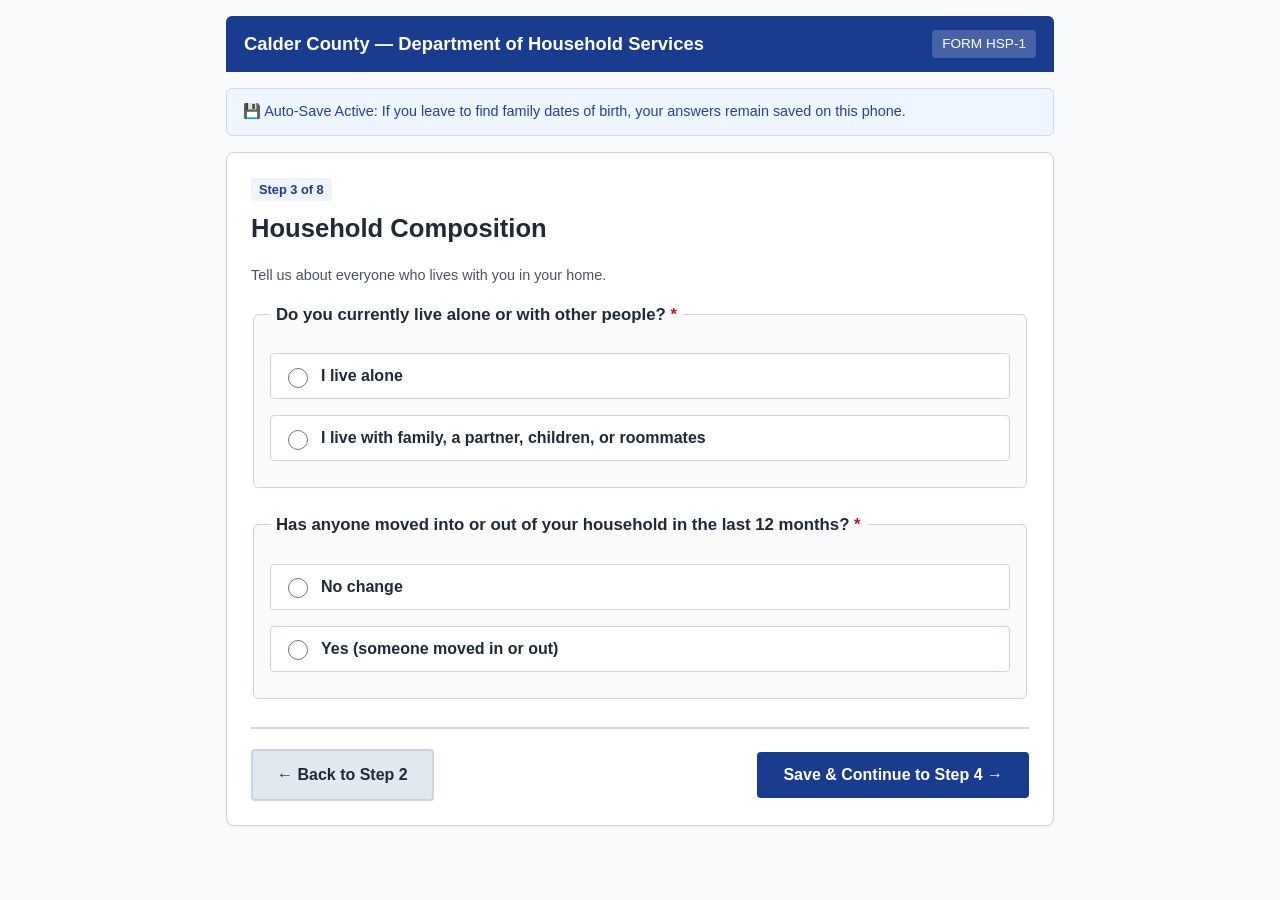
<file: page-3.html>
<!DOCTYPE html>
<html lang="en">
<head>
  <meta charset="utf-8">
  <meta name="viewport" content="width=device-width, initial-scale=1.0">
  <title>Step 3: Household Composition | Form HSP-1 (LS-2026/04)</title>
  <style>

:root {
  --primary-color: #1a3c8e;
  --primary-hover: #122b68;
  --primary-light: #eef3fc;
  --text-main: #1e293b;
  --text-muted: #475569;
  --bg-page: #f8fafc;
  --bg-card: #ffffff;
  --border-color: #cbd5e1;
  --border-focus: #0284c7;
  --error-red: #b91c1c;
  --error-red-bg: #fef2f2;
  --error-red-border: #f87171;
  --success-green: #15803d;
  --warning-yellow: #854d0e;
  --warning-bg: #fefce8;
  --warning-border: #fef08a;
  --min-touch-target: 44px;
}

*, *::before, *::after { box-sizing: border-box; }

body {
  font-family: -apple-system, BlinkMacSystemFont, "Segoe UI", Roboto, sans-serif;
  font-size: 16px;
  line-height: 1.5;
  color: var(--text-main);
  background: var(--bg-page);
  margin: 0;
  padding: 0;
}

:focus-visible {
  outline: 3px solid #000000 !important;
  outline-offset: 2px !important;
  box-shadow: 0 0 0 5px #ffdd00 !important;
}

.skip-link {
  position: absolute;
  top: -100px;
  left: 10px;
  background: #ffdd00;
  color: #000000;
  padding: 10px 16px;
  font-weight: bold;
  z-index: 9999;
  text-decoration: none;
  border-radius: 4px;
}
.skip-link:focus { top: 10px; }

.wrap { max-width: 860px; margin: 0 auto; padding: 16px; }

.hdr {
  background: var(--primary-color);
  color: #ffffff;
  padding: 14px 18px;
  border-radius: 6px 6px 0 0;
  display: flex;
  justify-content: space-between;
  align-items: center;
}
.hdr-title { font-size: 1.15rem; font-weight: bold; }
.hdr-badge { background: rgba(255,255,255,0.2); padding: 4px 10px; border-radius: 4px; font-size: 0.85rem; }

.progress-nav { margin: 16px 0; border-bottom: 2px solid var(--border-color); }
.progress-steps { display: flex; list-style: none; padding: 0; margin: 0; overflow-x: auto; }
.step-item { flex: 1; display: flex; align-items: center; justify-content: center; gap: 6px; padding: 10px 4px; font-size: 0.85rem; font-weight: bold; color: var(--text-muted); text-decoration: none; border-bottom: 3px solid transparent; white-space: nowrap; }
.step-item:hover, .step-item.active { color: var(--primary-color); border-bottom-color: var(--primary-color); }
.step-number { width: 22px; height: 22px; border-radius: 50%; background: #cbd5e1; color: #475569; display: inline-flex; align-items: center; justify-content: center; font-size: 0.75rem; }
.step-item.active .step-number { background: var(--primary-color); color: #ffffff; }

.save-banner {
  background-color: #eff6ff;
  border: 1px solid #bfdbfe;
  color: #1e40af;
  padding: 12px 16px;
  border-radius: 6px;
  margin: 16px 0;
  font-size: 0.9rem;
  display: flex;
  justify-content: space-between;
  align-items: center;
}

.error-summary {
  background-color: var(--error-red-bg);
  border: 4px solid var(--error-red-border);
  border-left-width: 8px;
  padding: 18px;
  border-radius: 6px;
  margin-bottom: 24px;
}
.error-summary-title { color: var(--error-red); font-size: 1.2rem; margin: 0 0 8px 0; }
.error-summary-list { margin: 0; padding-left: 20px; }
.error-summary-list a { color: var(--error-red); font-weight: bold; text-decoration: underline; }

.card {
  background: var(--bg-card);
  border: 1px solid var(--border-color);
  border-radius: 8px;
  padding: 24px;
  box-shadow: 0 1px 3px rgba(0,0,0,0.05);
}

h1 { font-size: 1.6rem; margin-top: 0; }
.hint { color: var(--text-muted); font-size: 0.9rem; margin-bottom: 16px; display: block; }
.req-star { color: var(--error-red); font-weight: bold; }
.label-optional { font-size: 0.85rem; color: var(--text-muted); font-weight: normal; }

.form-group { margin-bottom: 22px; }
.form-row { display: flex; gap: 16px; flex-wrap: wrap; }
.col-6 { flex: 1 1 calc(50% - 8px); min-width: 260px; }

label { display: block; font-weight: 600; margin-bottom: 6px; }

.form-control {
  width: 100%;
  min-height: var(--min-touch-target);
  padding: 10px 12px;
  font-size: 1rem;
  border: 2px solid var(--border-color);
  border-radius: 4px;
}
.form-control.has-error { border-color: var(--error-red); background-color: #fff8f8; }

.currency-wrapper { position: relative; display: flex; align-items: center; }
.currency-symbol { position: absolute; left: 12px; font-weight: bold; color: var(--text-muted); }
.currency-input { padding-left: 28px !important; }

.field-error { color: var(--error-red); font-weight: bold; font-size: 0.875rem; margin-top: 4px; display: block; }

fieldset {
  border: 1px solid var(--border-color);
  padding: 16px;
  border-radius: 6px;
  background: #fafafa;
  margin-bottom: 22px;
}
legend { font-weight: bold; padding: 0 6px; font-size: 1.05rem; }

.supervisor-badge {
  background-color: var(--warning-bg);
  border: 2px solid var(--warning-border);
  color: var(--warning-yellow);
  padding: 10px 14px;
  border-radius: 6px;
  font-size: 0.88rem;
  font-weight: 600;
  margin-top: 10px;
}

.radio-group, .checkbox-group { display: flex; flex-direction: column; gap: 10px; margin-top: 10px; }
.radio-label, .checkbox-label {
  display: flex;
  align-items: center;
  gap: 10px;
  background: #ffffff;
  padding: 10px 12px;
  border: 1px solid var(--border-color);
  border-radius: 4px;
  min-height: var(--min-touch-target);
  cursor: pointer;
}
.radio-label input, .checkbox-label input { width: 20px; height: 20px; accent-color: var(--primary-color); }

.nav-actions {
  display: flex;
  justify-content: space-between;
  align-items: center;
  margin-top: 28px;
  padding-top: 20px;
  border-top: 2px solid var(--border-color);
  gap: 12px;
  flex-wrap: wrap;
}

.btn {
  display: inline-flex;
  align-items: center;
  justify-content: center;
  min-height: var(--min-touch-target);
  padding: 12px 24px;
  font-size: 1rem;
  font-weight: bold;
  border-radius: 4px;
  border: 2px solid transparent;
  cursor: pointer;
  text-decoration: none;
}
.btn-primary { background: var(--primary-color); color: #ffffff; }
.btn-primary:hover { background: var(--primary-hover); }
.btn-secondary { background: #e2e8f0; color: var(--text-main); border-color: #cbd5e1; }
.btn-outline { background: transparent; border-color: var(--primary-color); color: var(--primary-color); }
.btn-submit { background: var(--success-green); color: #ffffff; }

@media (max-width: 600px) {
  .col-6 { flex: 1 1 100%; }
  .nav-actions { flex-direction: column; align-items: stretch; }
}

</style>
</head>
<body>
  <a href="#main-content" class="skip-link">Skip to main content</a>
  <div class="wrap">
    <header class="hdr" role="banner">
      <div class="hdr-title">Calder County — Department of Household Services</div>
      <div class="hdr-badge">FORM HSP-1</div>
    </header>

    <div class="save-banner" role="status" aria-live="polite">
      <span id="save-status-text">💾 Auto-Save Active: If you leave to find family dates of birth, your answers remain saved on this phone.</span>
    </div>

    <main id="main-content" tabindex="-1" role="main">
      <div id="error-summary" class="error-summary" role="alert" aria-labelledby="error-summary-title" tabindex="-1" hidden>
        <h2 id="error-summary-title" class="error-summary-title">There is a problem with your household details</h2>
        <ul id="error-summary-list"></ul>
      </div>

      <div class="card">
        <span style="background:#eef3fc; color:#1a3c8e; font-weight:bold; font-size:0.8rem; padding:4px 8px; border-radius:4px;">Step 3 of 8</span>
        <h1 style="margin-top:8px;">Household Composition</h1>
        <p class="hint">Tell us about everyone who lives with you in your home.</p>

        <form id="form-step-3" novalidate>
          <fieldset class="form-group">
            <legend>Do you currently live alone or with other people? <span class="req-star">*</span></legend>
            <div class="radio-group">
              <label class="radio-label"><input type="radio" name="livesAlone" value="alone" aria-required="true"> <span>I live alone</span></label>
              <label class="radio-label"><input type="radio" name="livesAlone" value="others" aria-required="true"> <span>I live with family, a partner, children, or roommates</span></label>
            </div>
            <span id="livesAlone-error" class="field-error"></span>
          </fieldset>

          <div id="household-members-section" hidden>
            <h2 style="font-size:1.2rem; color:var(--primary-color);">People who live in your household</h2>
            <p class="hint">For members aged 16 or older, identity verification will be conditionally requested (LS-2026/04).</p>

            <div id="members-container"></div>
            <button type="button" id="btn-add-member" class="btn btn-outline" style="width:100%;">+ Add Person to Household</button>
          </div>

          <fieldset class="form-group" style="margin-top:24px;">
            <legend>Has anyone moved into or out of your household in the last 12 months? <span class="req-star">*</span></legend>
            <div class="radio-group">
              <label class="radio-label"><input type="radio" name="hh_change" value="No" aria-required="true"> <span>No change</span></label>
              <label class="radio-label"><input type="radio" name="hh_change" value="Yes" aria-required="true"> <span>Yes (someone moved in or out)</span></label>
            </div>
            <span id="hh_change-error" class="field-error"></span>
          </fieldset>

          <div class="nav-actions">
            <a href="page-2.html" class="btn btn-secondary">← Back to Step 2</a>
            <button type="submit" class="btn btn-primary">Save & Continue to Step 4 →</button>
          </div>
        </form>
      </div>
    </main>
  </div>

  <script src="storage.js"></script>
  <script src="accessibility.js"></script>
  <script>
    let count = 0;

    document.querySelectorAll('input[name="livesAlone"]').forEach(r => {
      r.addEventListener('change', (e) => {
        const isOthers = e.target.value === 'others';
        document.getElementById('household-members-section').hidden = !isOthers;
        if (isOthers && document.querySelectorAll('.member-card').length === 0) addMemberCard();
      });
    });

    document.getElementById('btn-add-member').addEventListener('click', () => addMemberCard());

    function calculateAge(dobString) {
      if (!dobString) return 0;
      const today = new Date();
      const birth = new Date(dobString);
      let age = today.getFullYear() - birth.getFullYear();
      const m = today.getMonth() - birth.getMonth();
      if (m < 0 || (m === 0 && today.getDate() < birth.getDate())) age--;
      return age;
    }

    function addMemberCard(data = {}) {
      count++;
      const id = count;
      const card = document.createElement('div');
      card.className = 'member-card';
      card.id = `member-card-${id}`;
      card.innerHTML = `
        <div class="member-card-header">
          <strong>Person #${id}</strong>
          <button type="button" style="color:#991b1b; background:#fee2e2; border:1px solid #f87171; padding:4px 8px; border-radius:4px; font-weight:bold; cursor:pointer;" onclick="this.closest('.member-card').remove(); saveDraft();">Remove</button>
        </div>
        <div class="form-row">
          <div class="form-group col-6">
            <label for="mem_name_${id}">Full Name <span class="req-star">*</span></label>
            <input type="text" id="mem_name_${id}" name="mem_name_${id}" class="form-control mem-name" value="${data.name || ''}">
          </div>
          <div class="form-group col-6">
            <label for="mem_rel_${id}">Relationship <span class="req-star">*</span></label>
            <select id="mem_rel_${id}" name="mem_rel_${id}" class="form-control mem-rel">
              <option value="">-- Select --</option>
              <option value="Spouse/partner" ${data.rel === 'Spouse/partner' ? 'selected' : ''}>Spouse / Partner</option>
              <option value="Son/daughter" ${data.rel === 'Son/daughter' ? 'selected' : ''}>Son / Daughter</option>
              <option value="Parent" ${data.rel === 'Parent' ? 'selected' : ''}>Parent</option>
              <option value="Other relative" ${data.rel === 'Other relative' ? 'selected' : ''}>Other relative</option>
            </select>
          </div>
        </div>
        <div class="form-group">
          <label for="mem_dob_${id}">Date of Birth <span class="req-star">*</span></label>
          <input type="date" id="mem_dob_${id}" name="mem_dob_${id}" class="form-control mem-dob" value="${data.dob || ''}" style="width:auto;">
        </div>

        <div id="id-section-${id}" style="background:#ffffff; border:1px solid #cbd5e1; padding:12px; border-radius:6px; margin-top:12px;" ${data.dob && calculateAge(data.dob) >= 16 ? '' : 'hidden'}>
          <strong style="color:var(--primary-color); font-size:0.95rem;">Identity Verification (Aged 16+)</strong>
          <div id="id-doc-inputs-${id}">
            <div class="form-row" style="margin-top:8px;">
              <div class="form-group col-6">
                <label for="mem_doc_type_${id}">Doc Type <span class="req-star">*</span></label>
                <select id="mem_doc_type_${id}" name="mem_doc_type_${id}" class="form-control mem-doc-type">
                  <option value="">-- Select Type --</option>
                  <option value="State ID" ${data.docType === 'State ID' ? 'selected' : ''}>State ID</option>
                  <option value="Passport" ${data.docType === 'Passport' ? 'selected' : ''}>Passport</option>
                  <option value="Permanent Resident Card" ${data.docType === 'Permanent Resident Card' ? 'selected' : ''}>Permanent Resident Card</option>
                  <option value="Tribal ID" ${data.docType === 'Tribal ID' ? 'selected' : ''}>Tribal ID</option>
                  <option value="Other" ${data.docType === 'Other' ? 'selected' : ''}>Other</option>
                </select>
              </div>
              <div class="form-group col-6">
                <label for="mem_doc_ref_${id}">Doc Reference # <span class="req-star">*</span></label>
                <input type="text" id="mem_doc_ref_${id}" name="mem_doc_ref_${id}" class="form-control mem-doc-ref" value="${data.docRef || ''}">
              </div>
            </div>
          </div>
          <div class="form-group" style="margin-top:6px;">
            <label class="checkbox-label" style="padding:6px 10px; font-size:0.9rem;">
              <input type="checkbox" id="mem_no_doc_${id}" name="mem_no_doc_${id}" class="mem-no-doc" ${data.noDoc ? 'checked' : ''}>
              <span>No acceptable document available</span>
            </label>
          </div>
          <div id="id-no-doc-reason-box-${id}" class="form-group" ${data.noDoc ? '' : 'hidden'}>
            <label for="mem_no_doc_reason_${id}">Reason for no document <span class="req-star">*</span></label>
            <input type="text" id="mem_no_doc_reason_${id}" name="mem_no_doc_reason_${id}" class="form-control mem-no-doc-reason" value="${data.noDocReason || ''}" placeholder="State reason...">
            <div class="supervisor-badge" style="font-size:0.8rem; padding:6px 10px; margin-top:6px;">
              ⚠️ Supervisor Referral Flagged for Person #${id}
            </div>
          </div>
        </div>
      `;

      document.getElementById('members-container').appendChild(card);

      const dobInput = card.querySelector('.mem-dob');
      const idSection = card.querySelector(`#id-section-${id}`);
      const noDocChk = card.querySelector(`.mem-no-doc`);
      const docInputs = card.querySelector(`#id-doc-inputs-${id}`);
      const reasonBox = card.querySelector(`#id-no-doc-reason-box-${id}`);

      dobInput.addEventListener('change', () => {
        const age = calculateAge(dobInput.value);
        idSection.hidden = age < 16;
      });

      noDocChk.addEventListener('change', (e) => {
        docInputs.hidden = e.target.checked;
        reasonBox.hidden = !e.target.checked;
      });
    }

    document.addEventListener('input', saveDraft);
    document.addEventListener('change', saveDraft);
    function saveDraft() {
      const data = new FormData(document.getElementById('form-step-3'));
      const obj = {};
      data.forEach((val, key) => obj[key] = val);
      HSPStorage.saveDraft(obj);
    }

    window.addEventListener('DOMContentLoaded', () => {
      const draft = HSPStorage.loadDraft();
      if (!draft || !draft.data) return;
      const master = draft.data;
      if (master.livesAlone) {
        const r = document.querySelector(`input[name="livesAlone"][value="${master.livesAlone}"]`);
        if (r) { r.checked = true; if (master.livesAlone === 'others') document.getElementById('household-members-section').hidden = false; }
      }
      if (master.hh_change) {
        const r = document.querySelector(`input[name="hh_change"][value="${master.hh_change}"]`);
        if (r) r.checked = true;
      }
    });

    document.getElementById('form-step-3').addEventListener('submit', (e) => {
      e.preventDefault();
      const errors = [];
      const livesAlone = document.querySelector('input[name="livesAlone"]:checked');
      const hhChange = document.querySelector('input[name="hh_change"]:checked');

      if (!livesAlone) errors.push({ fieldId: 'livesAlone-error', fieldLabel: 'Living Situation', message: 'Select living situation.' });
      if (!hhChange) errors.push({ fieldId: 'hh_change-error', fieldLabel: 'Household Changes', message: 'Select household changes.' });

      if (livesAlone && livesAlone.value === 'others') {
        const cards = document.querySelectorAll('.member-card');
        cards.forEach((card, idx) => {
          const dob = card.querySelector('.mem-dob').value;
          const age = calculateAge(dob);
          if (age >= 16) {
            const noDoc = card.querySelector('.mem-no-doc').checked;
            if (noDoc) {
              const reason = card.querySelector('.mem-no-doc-reason').value.trim();
              if (!reason) errors.push({ fieldId: card.querySelector('.mem-no-doc-reason').id, fieldLabel: `Person #${idx+1} Identity Reason`, message: 'State reason for no document.' });
            } else {
              const docType = card.querySelector('.mem-doc-type').value;
              const docRef = card.querySelector('.mem-doc-ref').value.trim();
              if (!docType) errors.push({ fieldId: card.querySelector('.mem-doc-type').id, fieldLabel: `Person #${idx+1} Doc Type`, message: 'Select identity document type.' });
              if (!docRef) errors.push({ fieldId: card.querySelector('.mem-doc-ref').id, fieldLabel: `Person #${idx+1} Doc Ref #`, message: 'Enter document reference number.' });
            }
          }
        });
      }

      if (errors.length > 0) {
        HSPAccessibility.showErrorSummary(errors);
      } else {
        saveDraft();
        window.location.href = 'page-4.html';
      }
    });
  </script>
</body>
</html>
</file>
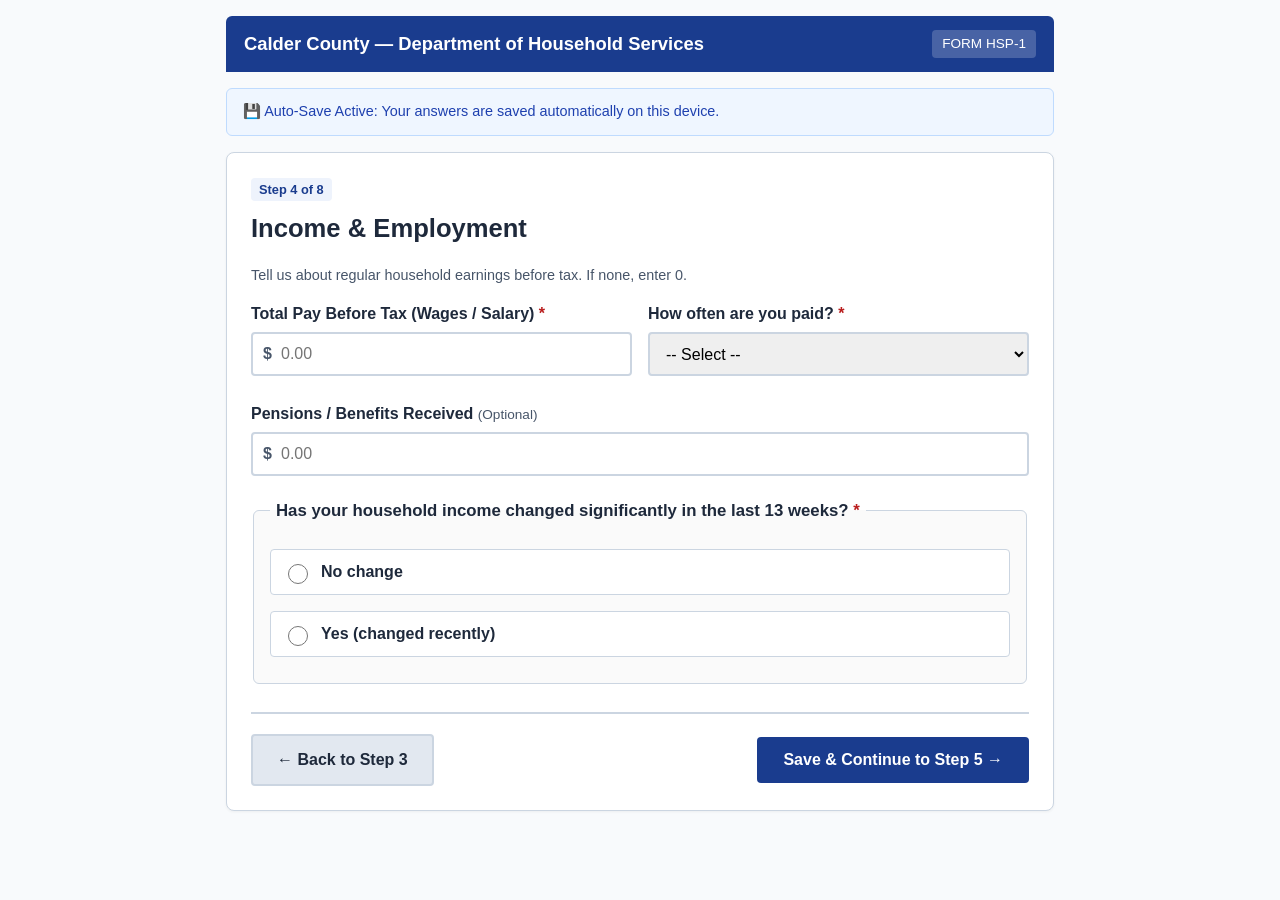
<file: page-4.html>
<!DOCTYPE html>
<html lang="en">
<head>
  <meta charset="utf-8">
  <meta name="viewport" content="width=device-width, initial-scale=1.0">
  <title>Step 4: Income & Employment | Form HSP-1</title>
  <style>

:root {
  --primary-color: #1a3c8e;
  --primary-hover: #122b68;
  --primary-light: #eef3fc;
  --text-main: #1e293b;
  --text-muted: #475569;
  --bg-page: #f8fafc;
  --bg-card: #ffffff;
  --border-color: #cbd5e1;
  --border-focus: #0284c7;
  --error-red: #b91c1c;
  --error-red-bg: #fef2f2;
  --error-red-border: #f87171;
  --success-green: #15803d;
  --warning-yellow: #854d0e;
  --warning-bg: #fefce8;
  --warning-border: #fef08a;
  --min-touch-target: 44px;
}

*, *::before, *::after { box-sizing: border-box; }

body {
  font-family: -apple-system, BlinkMacSystemFont, "Segoe UI", Roboto, sans-serif;
  font-size: 16px;
  line-height: 1.5;
  color: var(--text-main);
  background: var(--bg-page);
  margin: 0;
  padding: 0;
}

:focus-visible {
  outline: 3px solid #000000 !important;
  outline-offset: 2px !important;
  box-shadow: 0 0 0 5px #ffdd00 !important;
}

.skip-link {
  position: absolute;
  top: -100px;
  left: 10px;
  background: #ffdd00;
  color: #000000;
  padding: 10px 16px;
  font-weight: bold;
  z-index: 9999;
  text-decoration: none;
  border-radius: 4px;
}
.skip-link:focus { top: 10px; }

.wrap { max-width: 860px; margin: 0 auto; padding: 16px; }

.hdr {
  background: var(--primary-color);
  color: #ffffff;
  padding: 14px 18px;
  border-radius: 6px 6px 0 0;
  display: flex;
  justify-content: space-between;
  align-items: center;
}
.hdr-title { font-size: 1.15rem; font-weight: bold; }
.hdr-badge { background: rgba(255,255,255,0.2); padding: 4px 10px; border-radius: 4px; font-size: 0.85rem; }

.progress-nav { margin: 16px 0; border-bottom: 2px solid var(--border-color); }
.progress-steps { display: flex; list-style: none; padding: 0; margin: 0; overflow-x: auto; }
.step-item { flex: 1; display: flex; align-items: center; justify-content: center; gap: 6px; padding: 10px 4px; font-size: 0.85rem; font-weight: bold; color: var(--text-muted); text-decoration: none; border-bottom: 3px solid transparent; white-space: nowrap; }
.step-item:hover, .step-item.active { color: var(--primary-color); border-bottom-color: var(--primary-color); }
.step-number { width: 22px; height: 22px; border-radius: 50%; background: #cbd5e1; color: #475569; display: inline-flex; align-items: center; justify-content: center; font-size: 0.75rem; }
.step-item.active .step-number { background: var(--primary-color); color: #ffffff; }

.save-banner {
  background-color: #eff6ff;
  border: 1px solid #bfdbfe;
  color: #1e40af;
  padding: 12px 16px;
  border-radius: 6px;
  margin: 16px 0;
  font-size: 0.9rem;
  display: flex;
  justify-content: space-between;
  align-items: center;
}

.error-summary {
  background-color: var(--error-red-bg);
  border: 4px solid var(--error-red-border);
  border-left-width: 8px;
  padding: 18px;
  border-radius: 6px;
  margin-bottom: 24px;
}
.error-summary-title { color: var(--error-red); font-size: 1.2rem; margin: 0 0 8px 0; }
.error-summary-list { margin: 0; padding-left: 20px; }
.error-summary-list a { color: var(--error-red); font-weight: bold; text-decoration: underline; }

.card {
  background: var(--bg-card);
  border: 1px solid var(--border-color);
  border-radius: 8px;
  padding: 24px;
  box-shadow: 0 1px 3px rgba(0,0,0,0.05);
}

h1 { font-size: 1.6rem; margin-top: 0; }
.hint { color: var(--text-muted); font-size: 0.9rem; margin-bottom: 16px; display: block; }
.req-star { color: var(--error-red); font-weight: bold; }
.label-optional { font-size: 0.85rem; color: var(--text-muted); font-weight: normal; }

.form-group { margin-bottom: 22px; }
.form-row { display: flex; gap: 16px; flex-wrap: wrap; }
.col-6 { flex: 1 1 calc(50% - 8px); min-width: 260px; }

label { display: block; font-weight: 600; margin-bottom: 6px; }

.form-control {
  width: 100%;
  min-height: var(--min-touch-target);
  padding: 10px 12px;
  font-size: 1rem;
  border: 2px solid var(--border-color);
  border-radius: 4px;
}
.form-control.has-error { border-color: var(--error-red); background-color: #fff8f8; }

.currency-wrapper { position: relative; display: flex; align-items: center; }
.currency-symbol { position: absolute; left: 12px; font-weight: bold; color: var(--text-muted); }
.currency-input { padding-left: 28px !important; }

.field-error { color: var(--error-red); font-weight: bold; font-size: 0.875rem; margin-top: 4px; display: block; }

fieldset {
  border: 1px solid var(--border-color);
  padding: 16px;
  border-radius: 6px;
  background: #fafafa;
  margin-bottom: 22px;
}
legend { font-weight: bold; padding: 0 6px; font-size: 1.05rem; }

.supervisor-badge {
  background-color: var(--warning-bg);
  border: 2px solid var(--warning-border);
  color: var(--warning-yellow);
  padding: 10px 14px;
  border-radius: 6px;
  font-size: 0.88rem;
  font-weight: 600;
  margin-top: 10px;
}

.radio-group, .checkbox-group { display: flex; flex-direction: column; gap: 10px; margin-top: 10px; }
.radio-label, .checkbox-label {
  display: flex;
  align-items: center;
  gap: 10px;
  background: #ffffff;
  padding: 10px 12px;
  border: 1px solid var(--border-color);
  border-radius: 4px;
  min-height: var(--min-touch-target);
  cursor: pointer;
}
.radio-label input, .checkbox-label input { width: 20px; height: 20px; accent-color: var(--primary-color); }

.nav-actions {
  display: flex;
  justify-content: space-between;
  align-items: center;
  margin-top: 28px;
  padding-top: 20px;
  border-top: 2px solid var(--border-color);
  gap: 12px;
  flex-wrap: wrap;
}

.btn {
  display: inline-flex;
  align-items: center;
  justify-content: center;
  min-height: var(--min-touch-target);
  padding: 12px 24px;
  font-size: 1rem;
  font-weight: bold;
  border-radius: 4px;
  border: 2px solid transparent;
  cursor: pointer;
  text-decoration: none;
}
.btn-primary { background: var(--primary-color); color: #ffffff; }
.btn-primary:hover { background: var(--primary-hover); }
.btn-secondary { background: #e2e8f0; color: var(--text-main); border-color: #cbd5e1; }
.btn-outline { background: transparent; border-color: var(--primary-color); color: var(--primary-color); }
.btn-submit { background: var(--success-green); color: #ffffff; }

@media (max-width: 600px) {
  .col-6 { flex: 1 1 100%; }
  .nav-actions { flex-direction: column; align-items: stretch; }
}

</style>
</head>
<body>
  <a href="#main-content" class="skip-link">Skip to main content</a>
  <div class="wrap">
    <header class="hdr" role="banner">
      <div class="hdr-title">Calder County — Department of Household Services</div>
      <div class="hdr-badge">FORM HSP-1</div>
    </header>

    <div class="save-banner" role="status" aria-live="polite">
      <span id="save-status-text">💾 Auto-Save Active: Your answers are saved automatically on this device.</span>
    </div>

    <main id="main-content" tabindex="-1" role="main">
      <div id="error-summary" class="error-summary" role="alert" aria-labelledby="error-summary-title" tabindex="-1" hidden>
        <h2 id="error-summary-title" class="error-summary-title">There is a problem with your income details</h2>
        <ul id="error-summary-list"></ul>
      </div>

      <div class="card">
        <span style="background:#eef3fc; color:#1a3c8e; font-weight:bold; font-size:0.8rem; padding:4px 8px; border-radius:4px;">Step 4 of 8</span>
        <h1 style="margin-top:8px;">Income & Employment</h1>
        <p class="hint">Tell us about regular household earnings before tax. If none, enter 0.</p>

        <form id="form-step-4" novalidate>
          <div class="form-row">
            <div class="form-group col-6">
              <label for="earn">Total Pay Before Tax (Wages / Salary) <span class="req-star">*</span></label>
              <div class="currency-wrapper">
                <span class="currency-symbol" aria-hidden="true">$</span>
                <input type="number" id="earn" name="earn" min="0" step="0.01" class="form-control currency-input" aria-required="true" placeholder="0.00">
              </div>
              <span id="earn-error" class="field-error"></span>
            </div>

            <div class="form-group col-6">
              <label for="earn_freq">How often are you paid? <span class="req-star">*</span></label>
              <select id="earn_freq" name="earn_freq" class="form-control" aria-required="true">
                <option value="">-- Select --</option>
                <option value="weekly">Weekly</option>
                <option value="fortnightly">Fortnightly</option>
                <option value="monthly">Monthly</option>
                <option value="annually">Annually</option>
                <option value="none">Not applicable (0 income)</option>
              </select>
              <span id="earn_freq-error" class="field-error"></span>
            </div>
          </div>

          <div class="form-group">
            <label for="pension">Pensions / Benefits Received <span class="label-optional">(Optional)</span></label>
            <div class="currency-wrapper">
              <span class="currency-symbol" aria-hidden="true">$</span>
              <input type="number" id="pension" name="pension" min="0" step="0.01" class="form-control currency-input" placeholder="0.00">
            </div>
          </div>

          <fieldset class="form-group">
            <legend>Has your household income changed significantly in the last 13 weeks? <span class="req-star">*</span></legend>
            <div class="radio-group">
              <label class="radio-label"><input type="radio" name="inc_change" value="No" aria-required="true"> <span>No change</span></label>
              <label class="radio-label"><input type="radio" name="inc_change" value="Yes" aria-required="true"> <span>Yes (changed recently)</span></label>
            </div>
            <span id="inc_change-error" class="field-error"></span>
          </fieldset>

          <div class="nav-actions">
            <a href="page-3.html" class="btn btn-secondary">← Back to Step 3</a>
            <button type="submit" class="btn btn-primary">Save & Continue to Step 5 →</button>
          </div>
        </form>
      </div>
    </main>
  </div>

  <script src="storage.js"></script>
  <script src="accessibility.js"></script>
  <script>
    document.addEventListener('input', saveDraft);
    document.addEventListener('change', saveDraft);
    function saveDraft() {
      const data = new FormData(document.getElementById('form-step-4'));
      const obj = {};
      data.forEach((val, key) => obj[key] = val);
      HSPStorage.saveDraft(obj);
    }

    window.addEventListener('DOMContentLoaded', () => {
      const draft = HSPStorage.loadDraft();
      if (!draft || !draft.data) return;
      const master = draft.data;
      Object.keys(master).forEach(key => {
        const input = document.querySelector(`[name="${key}"]`);
        if (input) {
          if (input.type === 'radio') {
            const r = document.querySelector(`[name="${key}"][value="${master[key]}"]`);
            if (r) r.checked = true;
          } else { input.value = master[key]; }
        }
      });
    });

    document.getElementById('form-step-4').addEventListener('submit', (e) => {
      e.preventDefault();
      const errors = [];
      const earn = document.getElementById('earn').value;
      const freq = document.getElementById('earn_freq').value;
      const incChange = document.querySelector('input[name="inc_change"]:checked');

      if (earn === '' || Number(earn) < 0) errors.push({ fieldId: 'earn', fieldLabel: 'Pay Before Tax', message: 'Enter pay amount (0 if none).' });
      if (!freq) errors.push({ fieldId: 'earn_freq', fieldLabel: 'Pay Frequency', message: 'Select pay frequency.' });
      if (!incChange) errors.push({ fieldId: 'inc_change-error', fieldLabel: 'Income Change Status', message: 'Select an option.' });

      if (errors.length > 0) {
        HSPAccessibility.showErrorSummary(errors);
      } else {
        saveDraft();
        window.location.href = 'page-5.html';
      }
    });
  </script>
</body>
</html>
</file>
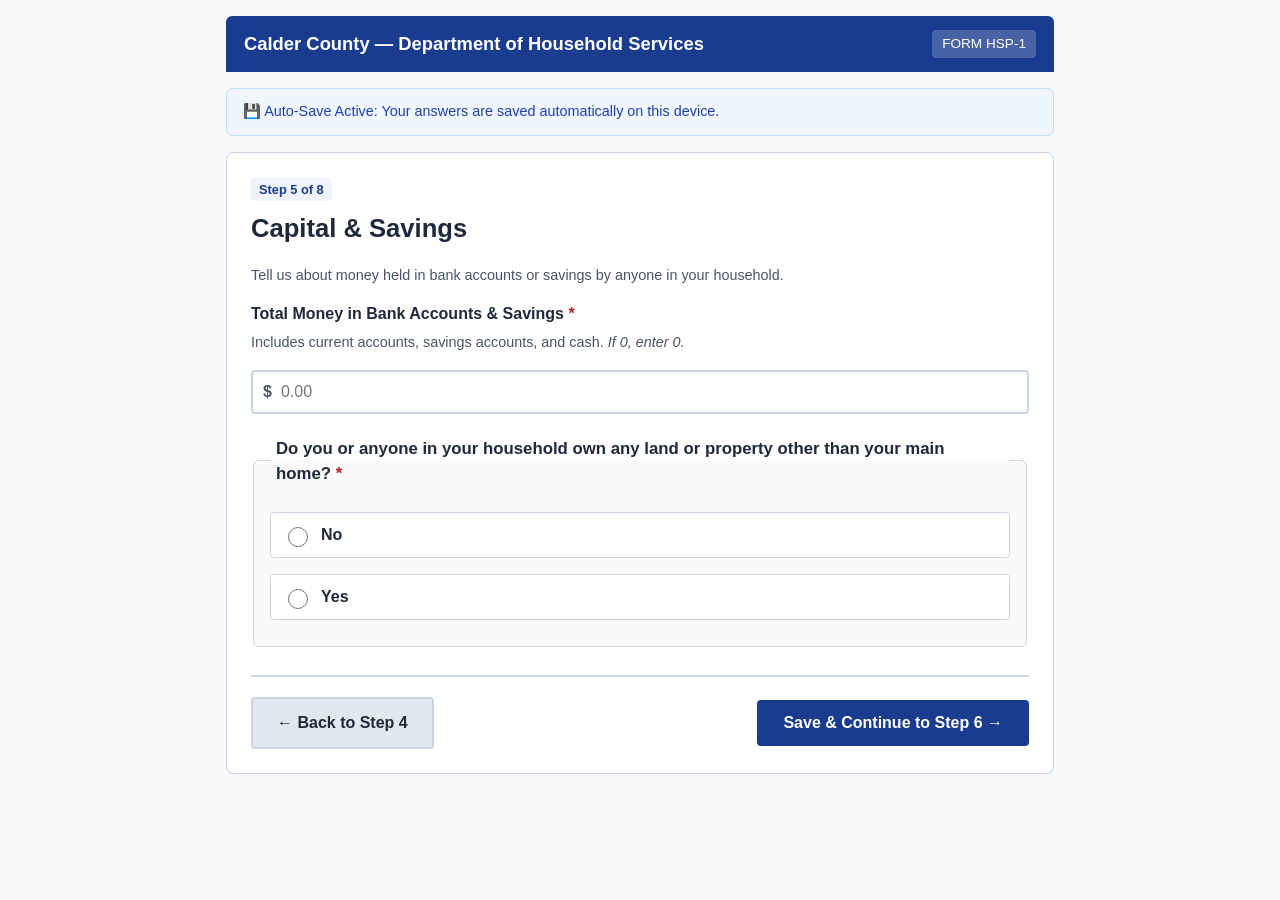
<file: page-5.html>
<!DOCTYPE html>
<html lang="en">
<head>
  <meta charset="utf-8">
  <meta name="viewport" content="width=device-width, initial-scale=1.0">
  <title>Step 5: Capital & Savings | Form HSP-1</title>
  <style>

:root {
  --primary-color: #1a3c8e;
  --primary-hover: #122b68;
  --primary-light: #eef3fc;
  --text-main: #1e293b;
  --text-muted: #475569;
  --bg-page: #f8fafc;
  --bg-card: #ffffff;
  --border-color: #cbd5e1;
  --border-focus: #0284c7;
  --error-red: #b91c1c;
  --error-red-bg: #fef2f2;
  --error-red-border: #f87171;
  --success-green: #15803d;
  --warning-yellow: #854d0e;
  --warning-bg: #fefce8;
  --warning-border: #fef08a;
  --min-touch-target: 44px;
}

*, *::before, *::after { box-sizing: border-box; }

body {
  font-family: -apple-system, BlinkMacSystemFont, "Segoe UI", Roboto, sans-serif;
  font-size: 16px;
  line-height: 1.5;
  color: var(--text-main);
  background: var(--bg-page);
  margin: 0;
  padding: 0;
}

:focus-visible {
  outline: 3px solid #000000 !important;
  outline-offset: 2px !important;
  box-shadow: 0 0 0 5px #ffdd00 !important;
}

.skip-link {
  position: absolute;
  top: -100px;
  left: 10px;
  background: #ffdd00;
  color: #000000;
  padding: 10px 16px;
  font-weight: bold;
  z-index: 9999;
  text-decoration: none;
  border-radius: 4px;
}
.skip-link:focus { top: 10px; }

.wrap { max-width: 860px; margin: 0 auto; padding: 16px; }

.hdr {
  background: var(--primary-color);
  color: #ffffff;
  padding: 14px 18px;
  border-radius: 6px 6px 0 0;
  display: flex;
  justify-content: space-between;
  align-items: center;
}
.hdr-title { font-size: 1.15rem; font-weight: bold; }
.hdr-badge { background: rgba(255,255,255,0.2); padding: 4px 10px; border-radius: 4px; font-size: 0.85rem; }

.progress-nav { margin: 16px 0; border-bottom: 2px solid var(--border-color); }
.progress-steps { display: flex; list-style: none; padding: 0; margin: 0; overflow-x: auto; }
.step-item { flex: 1; display: flex; align-items: center; justify-content: center; gap: 6px; padding: 10px 4px; font-size: 0.85rem; font-weight: bold; color: var(--text-muted); text-decoration: none; border-bottom: 3px solid transparent; white-space: nowrap; }
.step-item:hover, .step-item.active { color: var(--primary-color); border-bottom-color: var(--primary-color); }
.step-number { width: 22px; height: 22px; border-radius: 50%; background: #cbd5e1; color: #475569; display: inline-flex; align-items: center; justify-content: center; font-size: 0.75rem; }
.step-item.active .step-number { background: var(--primary-color); color: #ffffff; }

.save-banner {
  background-color: #eff6ff;
  border: 1px solid #bfdbfe;
  color: #1e40af;
  padding: 12px 16px;
  border-radius: 6px;
  margin: 16px 0;
  font-size: 0.9rem;
  display: flex;
  justify-content: space-between;
  align-items: center;
}

.error-summary {
  background-color: var(--error-red-bg);
  border: 4px solid var(--error-red-border);
  border-left-width: 8px;
  padding: 18px;
  border-radius: 6px;
  margin-bottom: 24px;
}
.error-summary-title { color: var(--error-red); font-size: 1.2rem; margin: 0 0 8px 0; }
.error-summary-list { margin: 0; padding-left: 20px; }
.error-summary-list a { color: var(--error-red); font-weight: bold; text-decoration: underline; }

.card {
  background: var(--bg-card);
  border: 1px solid var(--border-color);
  border-radius: 8px;
  padding: 24px;
  box-shadow: 0 1px 3px rgba(0,0,0,0.05);
}

h1 { font-size: 1.6rem; margin-top: 0; }
.hint { color: var(--text-muted); font-size: 0.9rem; margin-bottom: 16px; display: block; }
.req-star { color: var(--error-red); font-weight: bold; }
.label-optional { font-size: 0.85rem; color: var(--text-muted); font-weight: normal; }

.form-group { margin-bottom: 22px; }
.form-row { display: flex; gap: 16px; flex-wrap: wrap; }
.col-6 { flex: 1 1 calc(50% - 8px); min-width: 260px; }

label { display: block; font-weight: 600; margin-bottom: 6px; }

.form-control {
  width: 100%;
  min-height: var(--min-touch-target);
  padding: 10px 12px;
  font-size: 1rem;
  border: 2px solid var(--border-color);
  border-radius: 4px;
}
.form-control.has-error { border-color: var(--error-red); background-color: #fff8f8; }

.currency-wrapper { position: relative; display: flex; align-items: center; }
.currency-symbol { position: absolute; left: 12px; font-weight: bold; color: var(--text-muted); }
.currency-input { padding-left: 28px !important; }

.field-error { color: var(--error-red); font-weight: bold; font-size: 0.875rem; margin-top: 4px; display: block; }

fieldset {
  border: 1px solid var(--border-color);
  padding: 16px;
  border-radius: 6px;
  background: #fafafa;
  margin-bottom: 22px;
}
legend { font-weight: bold; padding: 0 6px; font-size: 1.05rem; }

.supervisor-badge {
  background-color: var(--warning-bg);
  border: 2px solid var(--warning-border);
  color: var(--warning-yellow);
  padding: 10px 14px;
  border-radius: 6px;
  font-size: 0.88rem;
  font-weight: 600;
  margin-top: 10px;
}

.radio-group, .checkbox-group { display: flex; flex-direction: column; gap: 10px; margin-top: 10px; }
.radio-label, .checkbox-label {
  display: flex;
  align-items: center;
  gap: 10px;
  background: #ffffff;
  padding: 10px 12px;
  border: 1px solid var(--border-color);
  border-radius: 4px;
  min-height: var(--min-touch-target);
  cursor: pointer;
}
.radio-label input, .checkbox-label input { width: 20px; height: 20px; accent-color: var(--primary-color); }

.nav-actions {
  display: flex;
  justify-content: space-between;
  align-items: center;
  margin-top: 28px;
  padding-top: 20px;
  border-top: 2px solid var(--border-color);
  gap: 12px;
  flex-wrap: wrap;
}

.btn {
  display: inline-flex;
  align-items: center;
  justify-content: center;
  min-height: var(--min-touch-target);
  padding: 12px 24px;
  font-size: 1rem;
  font-weight: bold;
  border-radius: 4px;
  border: 2px solid transparent;
  cursor: pointer;
  text-decoration: none;
}
.btn-primary { background: var(--primary-color); color: #ffffff; }
.btn-primary:hover { background: var(--primary-hover); }
.btn-secondary { background: #e2e8f0; color: var(--text-main); border-color: #cbd5e1; }
.btn-outline { background: transparent; border-color: var(--primary-color); color: var(--primary-color); }
.btn-submit { background: var(--success-green); color: #ffffff; }

@media (max-width: 600px) {
  .col-6 { flex: 1 1 100%; }
  .nav-actions { flex-direction: column; align-items: stretch; }
}

</style>
</head>
<body>
  <a href="#main-content" class="skip-link">Skip to main content</a>
  <div class="wrap">
    <header class="hdr" role="banner">
      <div class="hdr-title">Calder County — Department of Household Services</div>
      <div class="hdr-badge">FORM HSP-1</div>
    </header>

    <div class="save-banner" role="status" aria-live="polite">
      <span id="save-status-text">💾 Auto-Save Active: Your answers are saved automatically on this device.</span>
    </div>

    <main id="main-content" tabindex="-1" role="main">
      <div id="error-summary" class="error-summary" role="alert" aria-labelledby="error-summary-title" tabindex="-1" hidden>
        <h2 id="error-summary-title" class="error-summary-title">There is a problem with your capital details</h2>
        <ul id="error-summary-list"></ul>
      </div>

      <div class="card">
        <span style="background:#eef3fc; color:#1a3c8e; font-weight:bold; font-size:0.8rem; padding:4px 8px; border-radius:4px;">Step 5 of 8</span>
        <h1 style="margin-top:8px;">Capital & Savings</h1>
        <p class="hint">Tell us about money held in bank accounts or savings by anyone in your household.</p>

        <form id="form-step-5" novalidate>
          <div class="form-group">
            <label for="liquid">Total Money in Bank Accounts & Savings <span class="req-star">*</span></label>
            <span class="hint">Includes current accounts, savings accounts, and cash. <em>If 0, enter 0.</em></span>
            <div class="currency-wrapper">
              <span class="currency-symbol" aria-hidden="true">$</span>
              <input type="number" id="liquid" name="liquid" min="0" step="0.01" class="form-control currency-input" aria-required="true" placeholder="0.00">
            </div>
            <span id="liquid-error" class="field-error"></span>
          </div>

          <fieldset class="form-group">
            <legend>Do you or anyone in your household own any land or property other than your main home? <span class="req-star">*</span></legend>
            <div class="radio-group">
              <label class="radio-label"><input type="radio" name="property" value="No" aria-required="true"> <span>No</span></label>
              <label class="radio-label"><input type="radio" name="property" value="Yes" aria-required="true"> <span>Yes</span></label>
            </div>
            <span id="property-error" class="field-error"></span>
          </fieldset>

          <div class="nav-actions">
            <a href="page-4.html" class="btn btn-secondary">← Back to Step 4</a>
            <button type="submit" class="btn btn-primary">Save & Continue to Step 6 →</button>
          </div>
        </form>
      </div>
    </main>
  </div>

  <script src="storage.js"></script>
  <script src="accessibility.js"></script>
  <script>
    document.addEventListener('input', saveDraft);
    document.addEventListener('change', saveDraft);
    function saveDraft() {
      const data = new FormData(document.getElementById('form-step-5'));
      const obj = {};
      data.forEach((val, key) => obj[key] = val);
      HSPStorage.saveDraft(obj);
    }

    window.addEventListener('DOMContentLoaded', () => {
      const draft = HSPStorage.loadDraft();
      if (!draft || !draft.data) return;
      const master = draft.data;
      Object.keys(master).forEach(key => {
        const input = document.querySelector(`[name="${key}"]`);
        if (input) {
          if (input.type === 'radio') {
            const r = document.querySelector(`[name="${key}"][value="${master[key]}"]`);
            if (r) r.checked = true;
          } else { input.value = master[key]; }
        }
      });
    });

    document.getElementById('form-step-5').addEventListener('submit', (e) => {
      e.preventDefault();
      const errors = [];
      const liquid = document.getElementById('liquid').value;
      const property = document.querySelector('input[name="property"]:checked');

      if (liquid === '' || Number(liquid) < 0) errors.push({ fieldId: 'liquid', fieldLabel: 'Bank Savings Amount', message: 'Enter total bank savings (0 if none).' });
      if (!property) errors.push({ fieldId: 'property-error', fieldLabel: 'Property Ownership Status', message: 'Select property ownership option.' });

      if (errors.length > 0) {
        HSPAccessibility.showErrorSummary(errors);
      } else {
        saveDraft();
        window.location.href = 'page-6.html';
      }
    });
  </script>
</body>
</html>
</file>
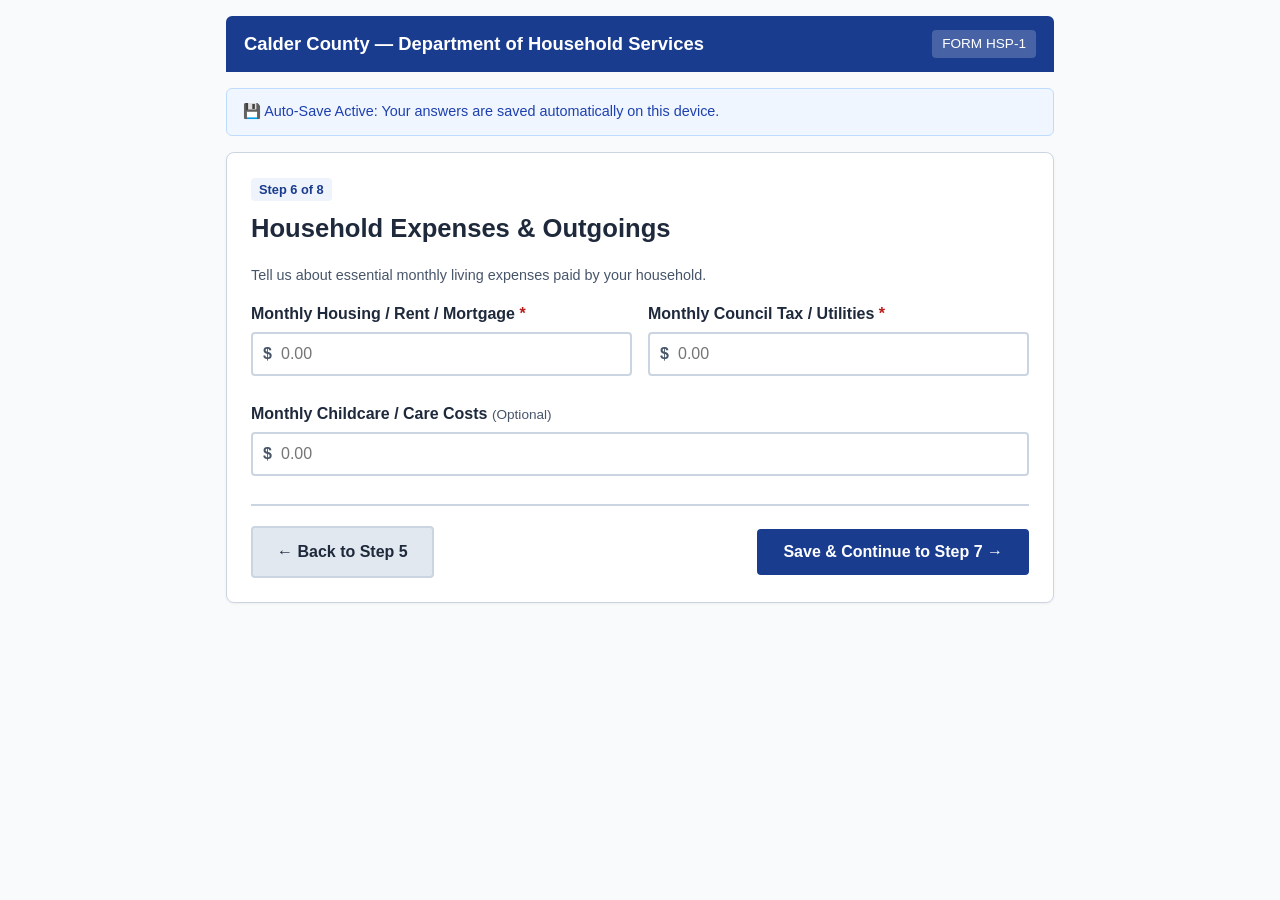
<file: page-6.html>
<!DOCTYPE html>
<html lang="en">
<head>
  <meta charset="utf-8">
  <meta name="viewport" content="width=device-width, initial-scale=1.0">
  <title>Step 6: Household Expenditure | Form HSP-1</title>
  <link rel="stylesheet" href="styles.css">
</head>
<body>
  <a href="#main-content" class="skip-link">Skip to main content</a>
  <div class="wrap">
    <header class="hdr" role="banner">
      <div class="hdr-title">Calder County — Department of Household Services</div>
      <div class="hdr-badge">FORM HSP-1</div>
    </header>

    <div class="save-banner" role="status" aria-live="polite">
      <span id="save-status-text">💾 Auto-Save Active: Your answers are saved automatically on this device.</span>
    </div>

    <main id="main-content" tabindex="-1" role="main">
      <div id="error-summary" class="error-summary" role="alert" aria-labelledby="error-summary-title" tabindex="-1" hidden>
        <h2 id="error-summary-title" class="error-summary-title">There is a problem with your expenditure details</h2>
        <ul id="error-summary-list"></ul>
      </div>

      <div class="card">
        <span style="background:#eef3fc; color:#1a3c8e; font-weight:bold; font-size:0.8rem; padding:4px 8px; border-radius:4px;">Step 6 of 8</span>
        <h1 style="margin-top:8px;">Household Expenses & Outgoings</h1>
        <p class="hint">Tell us about essential monthly living expenses paid by your household.</p>

        <form id="form-step-6" novalidate>
          <div class="form-row">
            <div class="form-group col-6">
              <label for="rent_exp">Monthly Housing / Rent / Mortgage <span class="req-star">*</span></label>
              <div class="currency-wrapper">
                <span class="currency-symbol" aria-hidden="true">$</span>
                <input type="number" id="rent_exp" name="rent_exp" min="0" step="0.01" class="form-control currency-input" aria-required="true" placeholder="0.00">
              </div>
              <span id="rent_exp-error" class="field-error"></span>
            </div>

            <div class="form-group col-6">
              <label for="council_tax">Monthly Council Tax / Utilities <span class="req-star">*</span></label>
              <div class="currency-wrapper">
                <span class="currency-symbol" aria-hidden="true">$</span>
                <input type="number" id="council_tax" name="council_tax" min="0" step="0.01" class="form-control currency-input" aria-required="true" placeholder="0.00">
              </div>
              <span id="council_tax-error" class="field-error"></span>
            </div>
          </div>

          <div class="form-group">
            <label for="childcare">Monthly Childcare / Care Costs <span class="label-optional">(Optional)</span></label>
            <div class="currency-wrapper">
              <span class="currency-symbol" aria-hidden="true">$</span>
              <input type="number" id="childcare" name="childcare" min="0" step="0.01" class="form-control currency-input" placeholder="0.00">
            </div>
          </div>

          <div class="nav-actions">
            <a href="page-5.html" class="btn btn-secondary">← Back to Step 5</a>
            <button type="submit" class="btn btn-primary">Save & Continue to Step 7 →</button>
          </div>
        </form>
      </div>
    </main>
  </div>

  <script src="storage.js"></script>
  <script src="accessibility.js"></script>
  <script>
    document.addEventListener('input', saveDraft);
    document.addEventListener('change', saveDraft);
    function saveDraft() {
      const data = new FormData(document.getElementById('form-step-6'));
      const obj = {};
      data.forEach((val, key) => obj[key] = val);
      HSPStorage.saveDraft(obj);
    }

    window.addEventListener('DOMContentLoaded', () => {
      const draft = HSPStorage.loadDraft();
      if (!draft || !draft.data) return;
      const master = draft.data;
      Object.keys(master).forEach(key => {
        const input = document.querySelector(`[name="${key}"]`);
        if (input) { input.value = master[key]; }
      });
    });

    document.getElementById('form-step-6').addEventListener('submit', (e) => {
      e.preventDefault();
      const errors = [];
      const rentExp = document.getElementById('rent_exp').value;
      const councilTax = document.getElementById('council_tax').value;

      if (rentExp === '' || Number(rentExp) < 0) errors.push({ fieldId: 'rent_exp', fieldLabel: 'Monthly Rent / Mortgage', message: 'Enter monthly housing cost (0 if none).' });
      if (councilTax === '' || Number(councilTax) < 0) errors.push({ fieldId: 'council_tax', fieldLabel: 'Monthly Council Tax / Utilities', message: 'Enter monthly council tax/utilities (0 if none).' });

      if (errors.length > 0) {
        HSPAccessibility.showErrorSummary(errors);
      } else {
        saveDraft();
        window.location.href = 'page-7.html';
      }
    });
  </script>
</body>
</html>
</file>
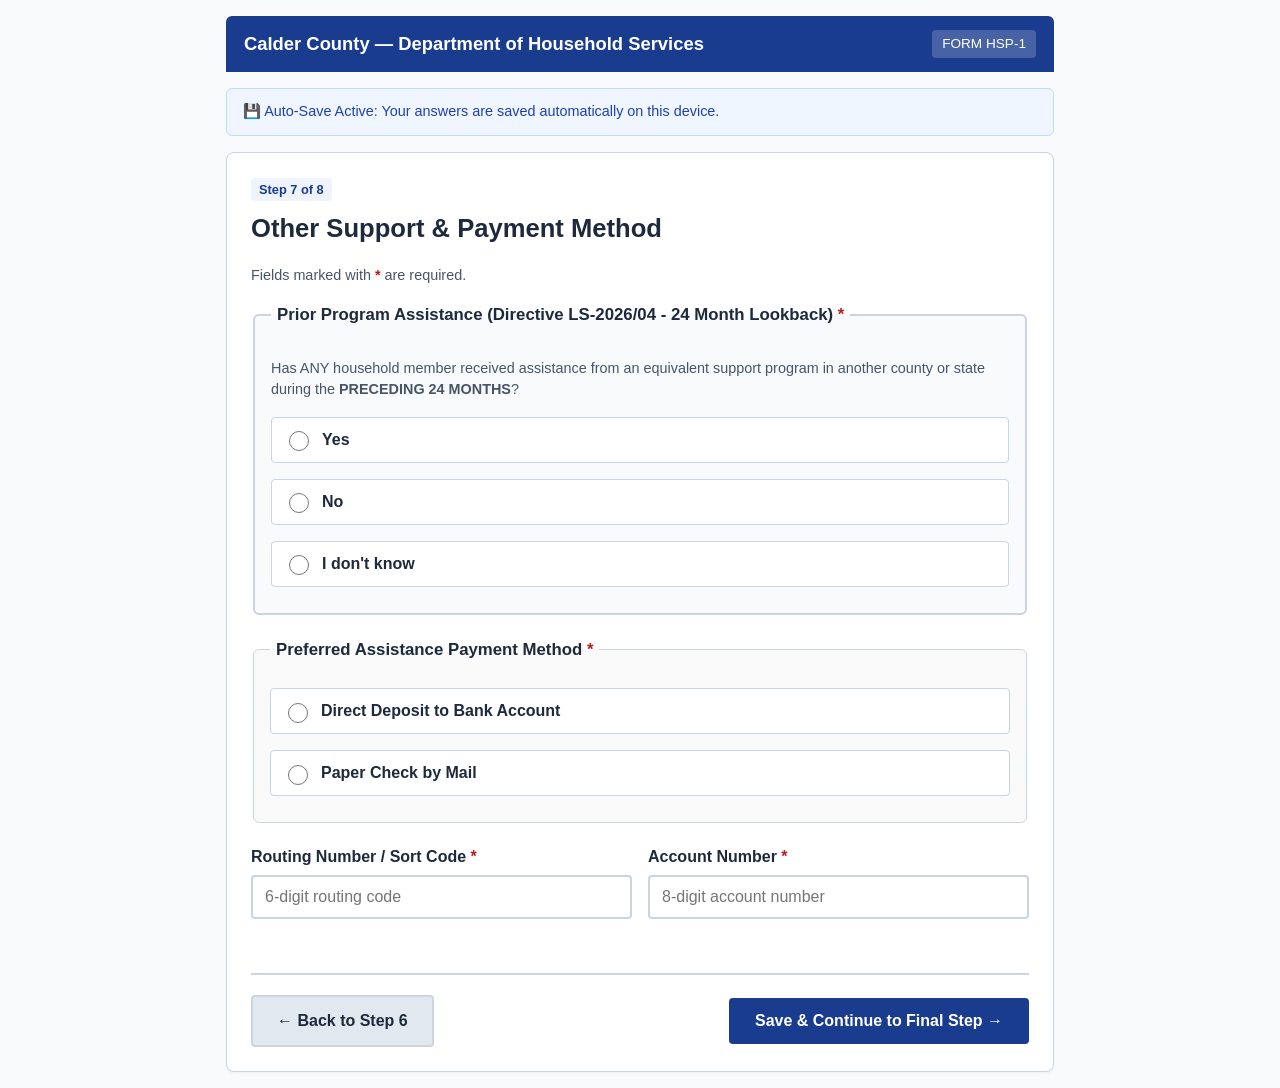
<file: page-7.html>
<!DOCTYPE html>
<html lang="en">
<head>
  <meta charset="utf-8">
  <meta name="viewport" content="width=device-width, initial-scale=1.0">
  <title>Step 7: Other Programs & Payment | Form HSP-1 (LS-2026/04)</title>
  <style>

:root {
  --primary-color: #1a3c8e;
  --primary-hover: #122b68;
  --primary-light: #eef3fc;
  --text-main: #1e293b;
  --text-muted: #475569;
  --bg-page: #f8fafc;
  --bg-card: #ffffff;
  --border-color: #cbd5e1;
  --border-focus: #0284c7;
  --error-red: #b91c1c;
  --error-red-bg: #fef2f2;
  --error-red-border: #f87171;
  --success-green: #15803d;
  --warning-yellow: #854d0e;
  --warning-bg: #fefce8;
  --warning-border: #fef08a;
  --min-touch-target: 44px;
}

*, *::before, *::after { box-sizing: border-box; }

body {
  font-family: -apple-system, BlinkMacSystemFont, "Segoe UI", Roboto, sans-serif;
  font-size: 16px;
  line-height: 1.5;
  color: var(--text-main);
  background: var(--bg-page);
  margin: 0;
  padding: 0;
}

:focus-visible {
  outline: 3px solid #000000 !important;
  outline-offset: 2px !important;
  box-shadow: 0 0 0 5px #ffdd00 !important;
}

.skip-link {
  position: absolute;
  top: -100px;
  left: 10px;
  background: #ffdd00;
  color: #000000;
  padding: 10px 16px;
  font-weight: bold;
  z-index: 9999;
  text-decoration: none;
  border-radius: 4px;
}
.skip-link:focus { top: 10px; }

.wrap { max-width: 860px; margin: 0 auto; padding: 16px; }

.hdr {
  background: var(--primary-color);
  color: #ffffff;
  padding: 14px 18px;
  border-radius: 6px 6px 0 0;
  display: flex;
  justify-content: space-between;
  align-items: center;
}
.hdr-title { font-size: 1.15rem; font-weight: bold; }
.hdr-badge { background: rgba(255,255,255,0.2); padding: 4px 10px; border-radius: 4px; font-size: 0.85rem; }

.progress-nav { margin: 16px 0; border-bottom: 2px solid var(--border-color); }
.progress-steps { display: flex; list-style: none; padding: 0; margin: 0; overflow-x: auto; }
.step-item { flex: 1; display: flex; align-items: center; justify-content: center; gap: 6px; padding: 10px 4px; font-size: 0.85rem; font-weight: bold; color: var(--text-muted); text-decoration: none; border-bottom: 3px solid transparent; white-space: nowrap; }
.step-item:hover, .step-item.active { color: var(--primary-color); border-bottom-color: var(--primary-color); }
.step-number { width: 22px; height: 22px; border-radius: 50%; background: #cbd5e1; color: #475569; display: inline-flex; align-items: center; justify-content: center; font-size: 0.75rem; }
.step-item.active .step-number { background: var(--primary-color); color: #ffffff; }

.save-banner {
  background-color: #eff6ff;
  border: 1px solid #bfdbfe;
  color: #1e40af;
  padding: 12px 16px;
  border-radius: 6px;
  margin: 16px 0;
  font-size: 0.9rem;
  display: flex;
  justify-content: space-between;
  align-items: center;
}

.error-summary {
  background-color: var(--error-red-bg);
  border: 4px solid var(--error-red-border);
  border-left-width: 8px;
  padding: 18px;
  border-radius: 6px;
  margin-bottom: 24px;
}
.error-summary-title { color: var(--error-red); font-size: 1.2rem; margin: 0 0 8px 0; }
.error-summary-list { margin: 0; padding-left: 20px; }
.error-summary-list a { color: var(--error-red); font-weight: bold; text-decoration: underline; }

.card {
  background: var(--bg-card);
  border: 1px solid var(--border-color);
  border-radius: 8px;
  padding: 24px;
  box-shadow: 0 1px 3px rgba(0,0,0,0.05);
}

h1 { font-size: 1.6rem; margin-top: 0; }
.hint { color: var(--text-muted); font-size: 0.9rem; margin-bottom: 16px; display: block; }
.req-star { color: var(--error-red); font-weight: bold; }
.label-optional { font-size: 0.85rem; color: var(--text-muted); font-weight: normal; }

.form-group { margin-bottom: 22px; }
.form-row { display: flex; gap: 16px; flex-wrap: wrap; }
.col-6 { flex: 1 1 calc(50% - 8px); min-width: 260px; }

label { display: block; font-weight: 600; margin-bottom: 6px; }

.form-control {
  width: 100%;
  min-height: var(--min-touch-target);
  padding: 10px 12px;
  font-size: 1rem;
  border: 2px solid var(--border-color);
  border-radius: 4px;
}
.form-control.has-error { border-color: var(--error-red); background-color: #fff8f8; }

.currency-wrapper { position: relative; display: flex; align-items: center; }
.currency-symbol { position: absolute; left: 12px; font-weight: bold; color: var(--text-muted); }
.currency-input { padding-left: 28px !important; }

.field-error { color: var(--error-red); font-weight: bold; font-size: 0.875rem; margin-top: 4px; display: block; }

fieldset {
  border: 1px solid var(--border-color);
  padding: 16px;
  border-radius: 6px;
  background: #fafafa;
  margin-bottom: 22px;
}
legend { font-weight: bold; padding: 0 6px; font-size: 1.05rem; }

.supervisor-badge {
  background-color: var(--warning-bg);
  border: 2px solid var(--warning-border);
  color: var(--warning-yellow);
  padding: 10px 14px;
  border-radius: 6px;
  font-size: 0.88rem;
  font-weight: 600;
  margin-top: 10px;
}

.radio-group, .checkbox-group { display: flex; flex-direction: column; gap: 10px; margin-top: 10px; }
.radio-label, .checkbox-label {
  display: flex;
  align-items: center;
  gap: 10px;
  background: #ffffff;
  padding: 10px 12px;
  border: 1px solid var(--border-color);
  border-radius: 4px;
  min-height: var(--min-touch-target);
  cursor: pointer;
}
.radio-label input, .checkbox-label input { width: 20px; height: 20px; accent-color: var(--primary-color); }

.nav-actions {
  display: flex;
  justify-content: space-between;
  align-items: center;
  margin-top: 28px;
  padding-top: 20px;
  border-top: 2px solid var(--border-color);
  gap: 12px;
  flex-wrap: wrap;
}

.btn {
  display: inline-flex;
  align-items: center;
  justify-content: center;
  min-height: var(--min-touch-target);
  padding: 12px 24px;
  font-size: 1rem;
  font-weight: bold;
  border-radius: 4px;
  border: 2px solid transparent;
  cursor: pointer;
  text-decoration: none;
}
.btn-primary { background: var(--primary-color); color: #ffffff; }
.btn-primary:hover { background: var(--primary-hover); }
.btn-secondary { background: #e2e8f0; color: var(--text-main); border-color: #cbd5e1; }
.btn-outline { background: transparent; border-color: var(--primary-color); color: var(--primary-color); }
.btn-submit { background: var(--success-green); color: #ffffff; }

@media (max-width: 600px) {
  .col-6 { flex: 1 1 100%; }
  .nav-actions { flex-direction: column; align-items: stretch; }
}

</style>
</head>
<body>
  <a href="#main-content" class="skip-link">Skip to main content</a>
  <div class="wrap">
    <header class="hdr" role="banner">
      <div class="hdr-title">Calder County — Department of Household Services</div>
      <div class="hdr-badge">FORM HSP-1</div>
    </header>

    <div class="save-banner" role="status" aria-live="polite">
      <span id="save-status-text">💾 Auto-Save Active: Your answers are saved automatically on this device.</span>
    </div>

    <main id="main-content" tabindex="-1" role="main">
      <div id="error-summary" class="error-summary" role="alert" aria-labelledby="error-summary-title" tabindex="-1" hidden>
        <h2 id="error-summary-title" class="error-summary-title">There is a problem with your payment details</h2>
        <ul id="error-summary-list"></ul>
      </div>

      <div class="card">
        <span style="background:#eef3fc; color:#1a3c8e; font-weight:bold; font-size:0.8rem; padding:4px 8px; border-radius:4px;">Step 7 of 8</span>
        <h1 style="margin-top:8px;">Other Support & Payment Method</h1>
        <p class="hint">Fields marked with <span class="req-star">*</span> are required.</p>

        <form id="form-step-7" novalidate>
          <fieldset class="form-group" style="background:#f8fafc; border:2px solid #cbd5e1;">
            <legend>Prior Program Assistance (Directive LS-2026/04 - 24 Month Lookback) <span class="req-star">*</span></legend>
            <p class="hint">Has ANY household member received assistance from an equivalent support program in another county or state during the <strong>PRECEDING 24 MONTHS</strong>?</p>
            
            <div class="radio-group">
              <label class="radio-label">
                <input type="radio" name="prior_assistance" value="Yes" aria-required="true"> 
                <span>Yes</span>
              </label>
              <label class="radio-label">
                <input type="radio" name="prior_assistance" value="No" aria-required="true"> 
                <span>No</span>
              </label>
              <label class="radio-label">
                <input type="radio" name="prior_assistance" value="I don't know" aria-required="true"> 
                <span>I don't know</span>
              </label>
            </div>
            <span id="prior_assistance-error" class="field-error"></span>

            <div id="prior-details-box" style="margin-top:16px; padding:16px; background:#ffffff; border:1px solid #cbd5e1; border-radius:6px;" hidden>
              <h3 style="font-size:1rem; color:var(--primary-color); margin-top:0;">Details of Prior Assistance</h3>
              
              <div class="form-group">
                <label for="prior_jurisdiction">Jurisdiction (County / State Name) <span class="req-star">*</span></label>
                <input type="text" id="prior_jurisdiction" name="prior_jurisdiction" class="form-control" placeholder="e.g. Travis County, TX">
                <span id="prior_jurisdiction-error" class="field-error"></span>
              </div>

              <div class="form-group">
                <label for="prior_program_name">Program Name <span class="req-star">*</span></label>
                <input type="text" id="prior_program_name" name="prior_program_name" class="form-control" placeholder="e.g. Emergency Rental Assistance">
                <span id="prior_program_name-error" class="field-error"></span>
              </div>

              <div class="form-group">
                <label for="prior_dates">Approximate Dates Received <span class="req-star">*</span></label>
                <input type="text" id="prior_dates" name="prior_dates" class="form-control" placeholder="e.g. June 2025 - August 2025">
                <span id="prior_dates-error" class="field-error"></span>
              </div>
            </div>
          </fieldset>

          <fieldset class="form-group">
            <legend>Preferred Assistance Payment Method <span class="req-star">*</span></legend>
            <div class="radio-group">
              <label class="radio-label"><input type="radio" name="payment_method" value="Direct Deposit" aria-required="true"> <span>Direct Deposit to Bank Account</span></label>
              <label class="radio-label"><input type="radio" name="payment_method" value="Cheque" aria-required="true"> <span>Paper Check by Mail</span></label>
            </div>
            <span id="payment_method-error" class="field-error"></span>
          </fieldset>

          <div id="bank-details-box" class="form-row" hidden>
            <div class="form-group col-6">
              <label for="sort_code">Routing Number / Sort Code <span class="req-star">*</span></label>
              <input type="text" id="sort_code" name="sort_code" class="form-control" placeholder="6-digit routing code">
              <span id="sort_code-error" class="field-error"></span>
            </div>
            <div class="form-group col-6">
              <label for="account_no">Account Number <span class="req-star">*</span></label>
              <input type="text" id="account_no" name="account_no" class="form-control" placeholder="8-digit account number">
              <span id="account_no-error" class="field-error"></span>
            </div>
          </div>

          <div class="nav-actions">
            <a href="page-6.html" class="btn btn-secondary">← Back to Step 6</a>
            <button type="submit" class="btn btn-primary">Save & Continue to Final Step →</button>
          </div>
        </form>
      </div>
    </main>
  </div>

  <script src="storage.js"></script>
  <script src="accessibility.js"></script>
  <script>
    const priorRadios = document.querySelectorAll('input[name="prior_assistance"]');
    const priorBox = document.getElementById('prior-details-box');
    const payRadios = document.querySelectorAll('input[name="payment_method"]');
    const bankBox = document.getElementById('bank-details-box');

    priorRadios.forEach(r => {
      r.addEventListener('change', (e) => {
        priorBox.hidden = e.target.value !== 'Yes';
      });
    });

    payRadios.forEach(r => {
      r.addEventListener('change', (e) => {
        bankBox.hidden = e.target.value !== 'Direct Deposit';
      });
    });

    document.addEventListener('input', saveDraft);
    document.addEventListener('change', saveDraft);
    function saveDraft() {
      const data = new FormData(document.getElementById('form-step-7'));
      const obj = {};
      data.forEach((val, key) => obj[key] = val);
      HSPStorage.saveDraft(obj);
    }

    window.addEventListener('DOMContentLoaded', () => {
      const draft = HSPStorage.loadDraft();
      if (!draft || !draft.data) return;
      const master = draft.data;
      Object.keys(master).forEach(key => {
        const input = document.querySelector(`[name="${key}"]`);
        if (input) {
          if (input.type === 'radio') {
            const r = document.querySelector(`[name="${key}"][value="${master[key]}"]`);
            if (r) r.checked = true;
          } else { input.value = master[key]; }
        }
      });
      if (master.prior_assistance === 'Yes') priorBox.hidden = false;
      if (master.payment_method === 'Direct Deposit') bankBox.hidden = false;
    });

    document.getElementById('form-step-7').addEventListener('submit', (e) => {
      e.preventDefault();
      const errors = [];
      const prior = document.querySelector('input[name="prior_assistance"]:checked');
      const pay = document.querySelector('input[name="payment_method"]:checked');

      if (!prior) errors.push({ fieldId: 'prior_assistance-error', fieldLabel: 'Prior Assistance Status', message: 'Select whether prior assistance was received.' });
      
      if (prior && prior.value === 'Yes') {
        const jur = document.getElementById('prior_jurisdiction').value.trim();
        const prog = document.getElementById('prior_program_name').value.trim();
        const dates = document.getElementById('prior_dates').value.trim();
        if (!jur) errors.push({ fieldId: 'prior_jurisdiction', fieldLabel: 'Prior Jurisdiction', message: 'Enter county or state name.' });
        if (!prog) errors.push({ fieldId: 'prior_program_name', fieldLabel: 'Prior Program Name', message: 'Enter program name.' });
        if (!dates) errors.push({ fieldId: 'prior_dates', fieldLabel: 'Approximate Dates', message: 'Enter approximate dates.' });
      }

      if (!pay) errors.push({ fieldId: 'payment_method-error', fieldLabel: 'Payment Method', message: 'Select payment method.' });
      if (pay && pay.value === 'Direct Deposit') {
        const sort = document.getElementById('sort_code').value.trim();
        const acc = document.getElementById('account_no').value.trim();
        if (!sort) errors.push({ fieldId: 'sort_code', fieldLabel: 'Routing Code', message: 'Enter bank routing code.' });
        if (!acc) errors.push({ fieldId: 'account_no', fieldLabel: 'Account Number', message: 'Enter bank account number.' });
      }

      if (errors.length > 0) {
        HSPAccessibility.showErrorSummary(errors);
      } else {
        saveDraft();
        window.location.href = 'page-8.html';
      }
    });
  </script>
</body>
</html>
</file>
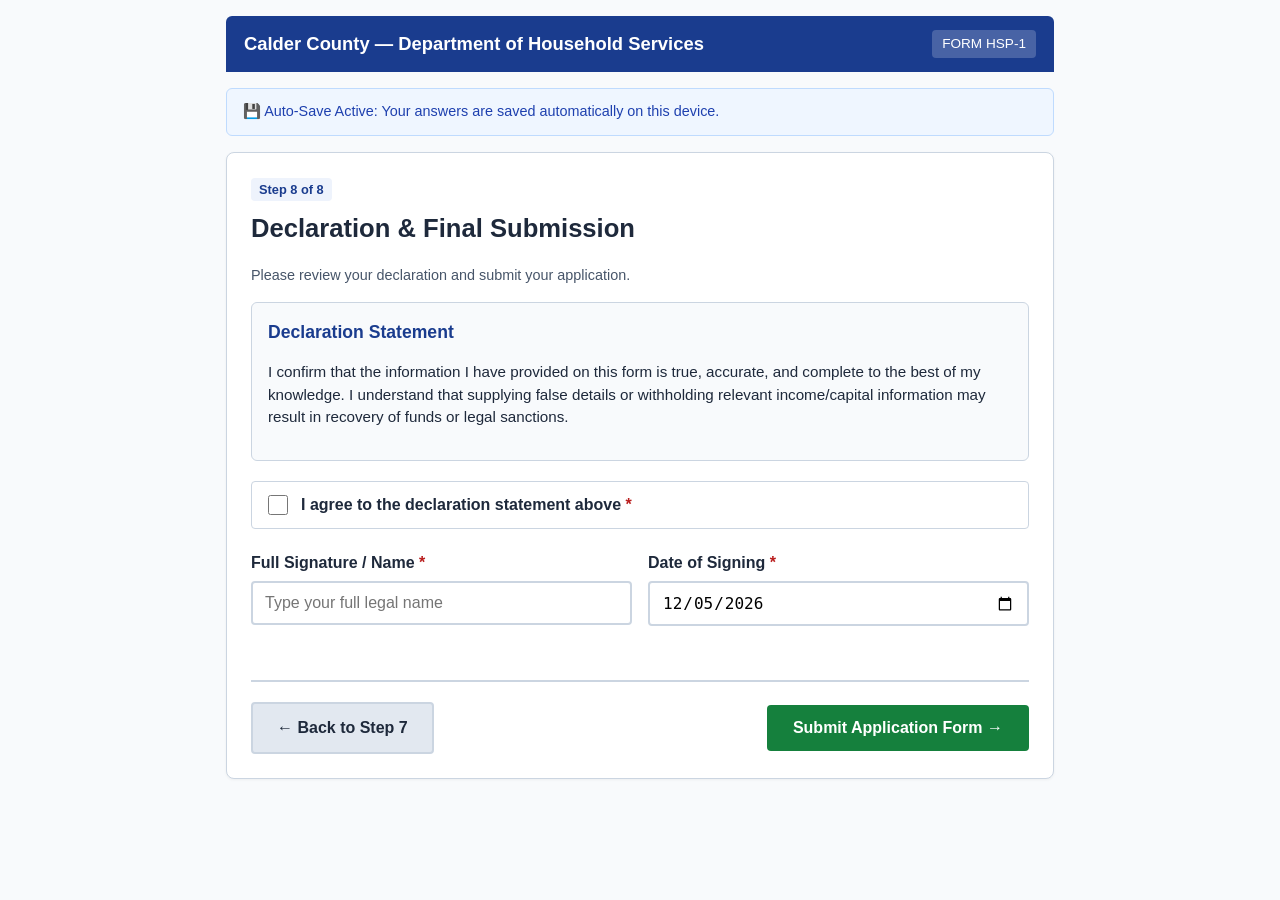
<file: page-8.html>
<!DOCTYPE html>
<html lang="en">
<head>
  <meta charset="utf-8">
  <meta name="viewport" content="width=device-width, initial-scale=1.0">
  <title>Step 8: Declaration & Submission | Form HSP-1 (LS-2026/04)</title>
  <style>

:root {
  --primary-color: #1a3c8e;
  --primary-hover: #122b68;
  --primary-light: #eef3fc;
  --text-main: #1e293b;
  --text-muted: #475569;
  --bg-page: #f8fafc;
  --bg-card: #ffffff;
  --border-color: #cbd5e1;
  --border-focus: #0284c7;
  --error-red: #b91c1c;
  --error-red-bg: #fef2f2;
  --error-red-border: #f87171;
  --success-green: #15803d;
  --warning-yellow: #854d0e;
  --warning-bg: #fefce8;
  --warning-border: #fef08a;
  --min-touch-target: 44px;
}

*, *::before, *::after { box-sizing: border-box; }

body {
  font-family: -apple-system, BlinkMacSystemFont, "Segoe UI", Roboto, sans-serif;
  font-size: 16px;
  line-height: 1.5;
  color: var(--text-main);
  background: var(--bg-page);
  margin: 0;
  padding: 0;
}

:focus-visible {
  outline: 3px solid #000000 !important;
  outline-offset: 2px !important;
  box-shadow: 0 0 0 5px #ffdd00 !important;
}

.skip-link {
  position: absolute;
  top: -100px;
  left: 10px;
  background: #ffdd00;
  color: #000000;
  padding: 10px 16px;
  font-weight: bold;
  z-index: 9999;
  text-decoration: none;
  border-radius: 4px;
}
.skip-link:focus { top: 10px; }

.wrap { max-width: 860px; margin: 0 auto; padding: 16px; }

.hdr {
  background: var(--primary-color);
  color: #ffffff;
  padding: 14px 18px;
  border-radius: 6px 6px 0 0;
  display: flex;
  justify-content: space-between;
  align-items: center;
}
.hdr-title { font-size: 1.15rem; font-weight: bold; }
.hdr-badge { background: rgba(255,255,255,0.2); padding: 4px 10px; border-radius: 4px; font-size: 0.85rem; }

.progress-nav { margin: 16px 0; border-bottom: 2px solid var(--border-color); }
.progress-steps { display: flex; list-style: none; padding: 0; margin: 0; overflow-x: auto; }
.step-item { flex: 1; display: flex; align-items: center; justify-content: center; gap: 6px; padding: 10px 4px; font-size: 0.85rem; font-weight: bold; color: var(--text-muted); text-decoration: none; border-bottom: 3px solid transparent; white-space: nowrap; }
.step-item:hover, .step-item.active { color: var(--primary-color); border-bottom-color: var(--primary-color); }
.step-number { width: 22px; height: 22px; border-radius: 50%; background: #cbd5e1; color: #475569; display: inline-flex; align-items: center; justify-content: center; font-size: 0.75rem; }
.step-item.active .step-number { background: var(--primary-color); color: #ffffff; }

.save-banner {
  background-color: #eff6ff;
  border: 1px solid #bfdbfe;
  color: #1e40af;
  padding: 12px 16px;
  border-radius: 6px;
  margin: 16px 0;
  font-size: 0.9rem;
  display: flex;
  justify-content: space-between;
  align-items: center;
}

.error-summary {
  background-color: var(--error-red-bg);
  border: 4px solid var(--error-red-border);
  border-left-width: 8px;
  padding: 18px;
  border-radius: 6px;
  margin-bottom: 24px;
}
.error-summary-title { color: var(--error-red); font-size: 1.2rem; margin: 0 0 8px 0; }
.error-summary-list { margin: 0; padding-left: 20px; }
.error-summary-list a { color: var(--error-red); font-weight: bold; text-decoration: underline; }

.card {
  background: var(--bg-card);
  border: 1px solid var(--border-color);
  border-radius: 8px;
  padding: 24px;
  box-shadow: 0 1px 3px rgba(0,0,0,0.05);
}

h1 { font-size: 1.6rem; margin-top: 0; }
.hint { color: var(--text-muted); font-size: 0.9rem; margin-bottom: 16px; display: block; }
.req-star { color: var(--error-red); font-weight: bold; }
.label-optional { font-size: 0.85rem; color: var(--text-muted); font-weight: normal; }

.form-group { margin-bottom: 22px; }
.form-row { display: flex; gap: 16px; flex-wrap: wrap; }
.col-6 { flex: 1 1 calc(50% - 8px); min-width: 260px; }

label { display: block; font-weight: 600; margin-bottom: 6px; }

.form-control {
  width: 100%;
  min-height: var(--min-touch-target);
  padding: 10px 12px;
  font-size: 1rem;
  border: 2px solid var(--border-color);
  border-radius: 4px;
}
.form-control.has-error { border-color: var(--error-red); background-color: #fff8f8; }

.currency-wrapper { position: relative; display: flex; align-items: center; }
.currency-symbol { position: absolute; left: 12px; font-weight: bold; color: var(--text-muted); }
.currency-input { padding-left: 28px !important; }

.field-error { color: var(--error-red); font-weight: bold; font-size: 0.875rem; margin-top: 4px; display: block; }

fieldset {
  border: 1px solid var(--border-color);
  padding: 16px;
  border-radius: 6px;
  background: #fafafa;
  margin-bottom: 22px;
}
legend { font-weight: bold; padding: 0 6px; font-size: 1.05rem; }

.supervisor-badge {
  background-color: var(--warning-bg);
  border: 2px solid var(--warning-border);
  color: var(--warning-yellow);
  padding: 10px 14px;
  border-radius: 6px;
  font-size: 0.88rem;
  font-weight: 600;
  margin-top: 10px;
}

.radio-group, .checkbox-group { display: flex; flex-direction: column; gap: 10px; margin-top: 10px; }
.radio-label, .checkbox-label {
  display: flex;
  align-items: center;
  gap: 10px;
  background: #ffffff;
  padding: 10px 12px;
  border: 1px solid var(--border-color);
  border-radius: 4px;
  min-height: var(--min-touch-target);
  cursor: pointer;
}
.radio-label input, .checkbox-label input { width: 20px; height: 20px; accent-color: var(--primary-color); }

.nav-actions {
  display: flex;
  justify-content: space-between;
  align-items: center;
  margin-top: 28px;
  padding-top: 20px;
  border-top: 2px solid var(--border-color);
  gap: 12px;
  flex-wrap: wrap;
}

.btn {
  display: inline-flex;
  align-items: center;
  justify-content: center;
  min-height: var(--min-touch-target);
  padding: 12px 24px;
  font-size: 1rem;
  font-weight: bold;
  border-radius: 4px;
  border: 2px solid transparent;
  cursor: pointer;
  text-decoration: none;
}
.btn-primary { background: var(--primary-color); color: #ffffff; }
.btn-primary:hover { background: var(--primary-hover); }
.btn-secondary { background: #e2e8f0; color: var(--text-main); border-color: #cbd5e1; }
.btn-outline { background: transparent; border-color: var(--primary-color); color: var(--primary-color); }
.btn-submit { background: var(--success-green); color: #ffffff; }

@media (max-width: 600px) {
  .col-6 { flex: 1 1 100%; }
  .nav-actions { flex-direction: column; align-items: stretch; }
}

</style>
</head>
<body>
  <a href="#main-content" class="skip-link">Skip to main content</a>
  <div class="wrap">
    <header class="hdr" role="banner">
      <div class="hdr-title">Calder County — Department of Household Services</div>
      <div class="hdr-badge">FORM HSP-1</div>
    </header>

    <div class="save-banner" role="status" aria-live="polite">
      <span id="save-status-text">💾 Auto-Save Active: Your answers are saved automatically on this device.</span>
    </div>

    <main id="main-content" tabindex="-1" role="main">
      <div id="error-summary" class="error-summary" role="alert" aria-labelledby="error-summary-title" tabindex="-1" hidden>
        <h2 id="error-summary-title" class="error-summary-title">There is a problem with your declaration</h2>
        <ul id="error-summary-list"></ul>
      </div>

      <div id="success-card" class="card" style="background:#f0fdf4; border:2px solid #86efac;" hidden>
        <div style="font-size:3rem; text-align:center;">🎉</div>
        <h1 style="color:#15803d; text-align:center; margin-top:0;">Application Submitted Successfully!</h1>
        <p style="text-align:center; font-size:1.1rem; color:#166534;">Your application for Household Support has been officially logged with Calder County Department of Household Services.</p>

        <div style="background:#ffffff; border:1px solid #bbf7d0; border-radius:6px; padding:20px; margin:20px 0; text-align:center;">
          <span style="color:#475569; font-size:0.9rem;">Your Application Reference Code:</span>
          <div style="font-size:1.8rem; font-weight:bold; color:#15803d; letter-spacing:1px; margin-top:4px;">HSP-2026-89412</div>
          <p style="font-size:0.85rem; color:#475569; margin:6px 0 0 0;">Please keep this reference code for your records.</p>
        </div>

        <div id="supervisor-notice-summary" class="supervisor-badge" hidden>
          ⚠️ <strong>Administrative Review Flagged:</strong> Your application contains an identity document waiver. A supervisor review will be conducted within 3 business days.
        </div>

        <p style="font-size:0.95rem; color:#166534; text-align:center;">A confirmation text/email has been dispatched based on your contact preference.</p>
        <div style="text-align:center; margin-top:20px;">
          <a href="index.html" class="btn btn-primary" onclick="HSPStorage.clearDraft();">Return to Home Page</a>
        </div>
      </div>

      <div id="form-card" class="card">
        <span style="background:#eef3fc; color:#1a3c8e; font-weight:bold; font-size:0.8rem; padding:4px 8px; border-radius:4px;">Step 8 of 8</span>
        <h1 style="margin-top:8px;">Declaration & Final Submission</h1>
        <p class="hint">Please review your declaration and submit your application.</p>

        <form id="form-step-8" novalidate>
          <div style="background:#f8fafc; border:1px solid #cbd5e1; padding:16px; border-radius:6px; margin-bottom:20px; font-size:0.95rem;">
            <h2 style="font-size:1.1rem; color:var(--primary-color); margin-top:0;">Declaration Statement</h2>
            <p>I confirm that the information I have provided on this form is true, accurate, and complete to the best of my knowledge. I understand that supplying false details or withholding relevant income/capital information may result in recovery of funds or legal sanctions.</p>
          </div>

          <div class="form-group">
            <label class="checkbox-label">
              <input type="checkbox" id="declaration_agree" name="declaration_agree" aria-required="true">
              <span><strong>I agree to the declaration statement above <span class="req-star">*</span></strong></span>
            </label>
            <span id="declaration_agree-error" class="field-error"></span>
          </div>

          <div class="form-row">
            <div class="form-group col-6">
              <label for="signature">Full Signature / Name <span class="req-star">*</span></label>
              <input type="text" id="signature" name="signature" class="form-control" aria-required="true" placeholder="Type your full legal name">
              <span id="signature-error" class="field-error"></span>
            </div>

            <div class="form-group col-6">
              <label for="sig_date">Date of Signing <span class="req-star">*</span></label>
              <input type="date" id="sig_date" name="sig_date" class="form-control" aria-required="true">
              <span id="sig_date-error" class="field-error"></span>
            </div>
          </div>

          <div class="nav-actions">
            <a href="page-7.html" class="btn btn-secondary">← Back to Step 7</a>
            <button type="submit" class="btn btn-submit">Submit Application Form →</button>
          </div>
        </form>
      </div>
    </main>
  </div>

  <script src="storage.js"></script>
  <script src="accessibility.js"></script>
  <script>
    document.getElementById('sig_date').value = new Date().toISOString().split('T')[0];

    document.addEventListener('input', saveDraft);
    document.addEventListener('change', saveDraft);
    function saveDraft() {
      const data = new FormData(document.getElementById('form-step-8'));
      const obj = {};
      data.forEach((val, key) => obj[key] = val);
      HSPStorage.saveDraft(obj);
    }

    window.addEventListener('DOMContentLoaded', () => {
      const draft = HSPStorage.loadDraft();
      if (!draft || !draft.data) return;
      const master = draft.data;
      if (master.signature) document.getElementById('signature').value = master.signature;
      if (master.declaration_agree === 'true' || master.declaration_agree === true) {
        document.getElementById('declaration_agree').checked = true;
      }
      if (master.applicant_no_doc === 'true' || master.applicant_no_doc === true) {
        document.getElementById('supervisor-notice-summary').hidden = false;
      }
    });

    document.getElementById('form-step-8').addEventListener('submit', (e) => {
      e.preventDefault();
      const errors = [];
      const agree = document.getElementById('declaration_agree').checked;
      const sig = document.getElementById('signature').value.trim();
      const date = document.getElementById('sig_date').value;

      if (!agree) errors.push({ fieldId: 'declaration_agree', fieldLabel: 'Declaration Agreement', message: 'You must agree to the declaration statement.' });
      if (!sig) errors.push({ fieldId: 'signature', fieldLabel: 'Digital Signature', message: 'Type your full legal name as signature.' });
      if (!date) errors.push({ fieldId: 'sig_date', fieldLabel: 'Date of Signing', message: 'Enter signing date.' });

      if (errors.length > 0) {
        HSPAccessibility.showErrorSummary(errors);
      } else {
        document.getElementById('form-card').hidden = true;
        document.getElementById('success-card').hidden = false;
        document.getElementById('success-card').scrollIntoView({ behavior: 'smooth' });
      }
    });
  </script>
</body>
</html>
</file>
<file: styles.css>
:root {
  --primary-color: #1a3c8e;
  --primary-hover: #122b68;
  --primary-light: #eef3fc;
  --text-main: #1e293b;
  --text-muted: #475569;
  --bg-page: #f8fafc;
  --bg-card: #ffffff;
  --border-color: #cbd5e1;
  --border-focus: #0284c7;
  --error-red: #b91c1c;
  --error-red-bg: #fef2f2;
  --error-red-border: #f87171;
  --success-green: #15803d;
  --warning-yellow: #854d0e;
  --warning-bg: #fefce8;
  --warning-border: #fef08a;
  --min-touch-target: 44px;
}

*, *::before, *::after { box-sizing: border-box; }

body {
  font-family: -apple-system, BlinkMacSystemFont, "Segoe UI", Roboto, sans-serif;
  font-size: 16px;
  line-height: 1.5;
  color: var(--text-main);
  background: var(--bg-page);
  margin: 0;
  padding: 0;
}

:focus-visible {
  outline: 3px solid #000000 !important;
  outline-offset: 2px !important;
  box-shadow: 0 0 0 5px #ffdd00 !important;
}

.skip-link {
  position: absolute;
  top: -100px;
  left: 10px;
  background: #ffdd00;
  color: #000000;
  padding: 10px 16px;
  font-weight: bold;
  z-index: 9999;
  text-decoration: none;
  border-radius: 4px;
}
.skip-link:focus { top: 10px; }

.wrap { max-width: 860px; margin: 0 auto; padding: 16px; }

.hdr {
  background: var(--primary-color);
  color: #ffffff;
  padding: 14px 18px;
  border-radius: 6px 6px 0 0;
  display: flex;
  justify-content: space-between;
  align-items: center;
}
.hdr-title { font-size: 1.15rem; font-weight: bold; }
.hdr-badge { background: rgba(255,255,255,0.2); padding: 4px 10px; border-radius: 4px; font-size: 0.85rem; }

.progress-nav { margin: 16px 0; border-bottom: 2px solid var(--border-color); }
.progress-steps { display: flex; list-style: none; padding: 0; margin: 0; overflow-x: auto; }
.step-item { flex: 1; display: flex; align-items: center; justify-content: center; gap: 6px; padding: 10px 4px; font-size: 0.85rem; font-weight: bold; color: var(--text-muted); text-decoration: none; border-bottom: 3px solid transparent; white-space: nowrap; }
.step-item:hover, .step-item.active { color: var(--primary-color); border-bottom-color: var(--primary-color); }
.step-number { width: 22px; height: 22px; border-radius: 50%; background: #cbd5e1; color: #475569; display: inline-flex; align-items: center; justify-content: center; font-size: 0.75rem; }
.step-item.active .step-number { background: var(--primary-color); color: #ffffff; }

.save-banner {
  background-color: #eff6ff;
  border: 1px solid #bfdbfe;
  color: #1e40af;
  padding: 12px 16px;
  border-radius: 6px;
  margin: 16px 0;
  font-size: 0.9rem;
  display: flex;
  justify-content: space-between;
  align-items: center;
}

.error-summary {
  background-color: var(--error-red-bg);
  border: 4px solid var(--error-red-border);
  border-left-width: 8px;
  padding: 18px;
  border-radius: 6px;
  margin-bottom: 24px;
}
.error-summary-title { color: var(--error-red); font-size: 1.2rem; margin: 0 0 8px 0; }
.error-summary-list { margin: 0; padding-left: 20px; }
.error-summary-list a { color: var(--error-red); font-weight: bold; text-decoration: underline; }

.card {
  background: var(--bg-card);
  border: 1px solid var(--border-color);
  border-radius: 8px;
  padding: 24px;
  box-shadow: 0 1px 3px rgba(0,0,0,0.05);
}

h1 { font-size: 1.6rem; margin-top: 0; }
.hint { color: var(--text-muted); font-size: 0.9rem; margin-bottom: 16px; display: block; }
.req-star { color: var(--error-red); font-weight: bold; }
.label-optional { font-size: 0.85rem; color: var(--text-muted); font-weight: normal; }

.form-group { margin-bottom: 22px; }
.form-row { display: flex; gap: 16px; flex-wrap: wrap; }
.col-6 { flex: 1 1 calc(50% - 8px); min-width: 260px; }

label { display: block; font-weight: 600; margin-bottom: 6px; }

.form-control {
  width: 100%;
  min-height: var(--min-touch-target);
  padding: 10px 12px;
  font-size: 1rem;
  border: 2px solid var(--border-color);
  border-radius: 4px;
}
.form-control.has-error { border-color: var(--error-red); background-color: #fff8f8; }

.currency-wrapper { position: relative; display: flex; align-items: center; }
.currency-symbol { position: absolute; left: 12px; font-weight: bold; color: var(--text-muted); }
.currency-input { padding-left: 28px !important; }

.field-error { color: var(--error-red); font-weight: bold; font-size: 0.875rem; margin-top: 4px; display: block; }

fieldset {
  border: 1px solid var(--border-color);
  padding: 16px;
  border-radius: 6px;
  background: #fafafa;
  margin-bottom: 22px;
}
legend { font-weight: bold; padding: 0 6px; font-size: 1.05rem; }

.supervisor-badge {
  background-color: var(--warning-bg);
  border: 2px solid var(--warning-border);
  color: var(--warning-yellow);
  padding: 10px 14px;
  border-radius: 6px;
  font-size: 0.88rem;
  font-weight: 600;
  margin-top: 10px;
}

.radio-group, .checkbox-group { display: flex; flex-direction: column; gap: 10px; margin-top: 10px; }
.radio-label, .checkbox-label {
  display: flex;
  align-items: center;
  gap: 10px;
  background: #ffffff;
  padding: 10px 12px;
  border: 1px solid var(--border-color);
  border-radius: 4px;
  min-height: var(--min-touch-target);
  cursor: pointer;
}
.radio-label input, .checkbox-label input { width: 20px; height: 20px; accent-color: var(--primary-color); }

.nav-actions {
  display: flex;
  justify-content: space-between;
  align-items: center;
  margin-top: 28px;
  padding-top: 20px;
  border-top: 2px solid var(--border-color);
  gap: 12px;
  flex-wrap: wrap;
}

.btn {
  display: inline-flex;
  align-items: center;
  justify-content: center;
  min-height: var(--min-touch-target);
  padding: 12px 24px;
  font-size: 1rem;
  font-weight: bold;
  border-radius: 4px;
  border: 2px solid transparent;
  cursor: pointer;
  text-decoration: none;
}
.btn-primary { background: var(--primary-color); color: #ffffff; }
.btn-primary:hover { background: var(--primary-hover); }
.btn-secondary { background: #e2e8f0; color: var(--text-main); border-color: #cbd5e1; }
.btn-outline { background: transparent; border-color: var(--primary-color); color: var(--primary-color); }
.btn-submit { background: var(--success-green); color: #ffffff; }

@media (max-width: 600px) {
  .col-6 { flex: 1 1 100%; }
  .nav-actions { flex-direction: column; align-items: stretch; }
}
</file>
